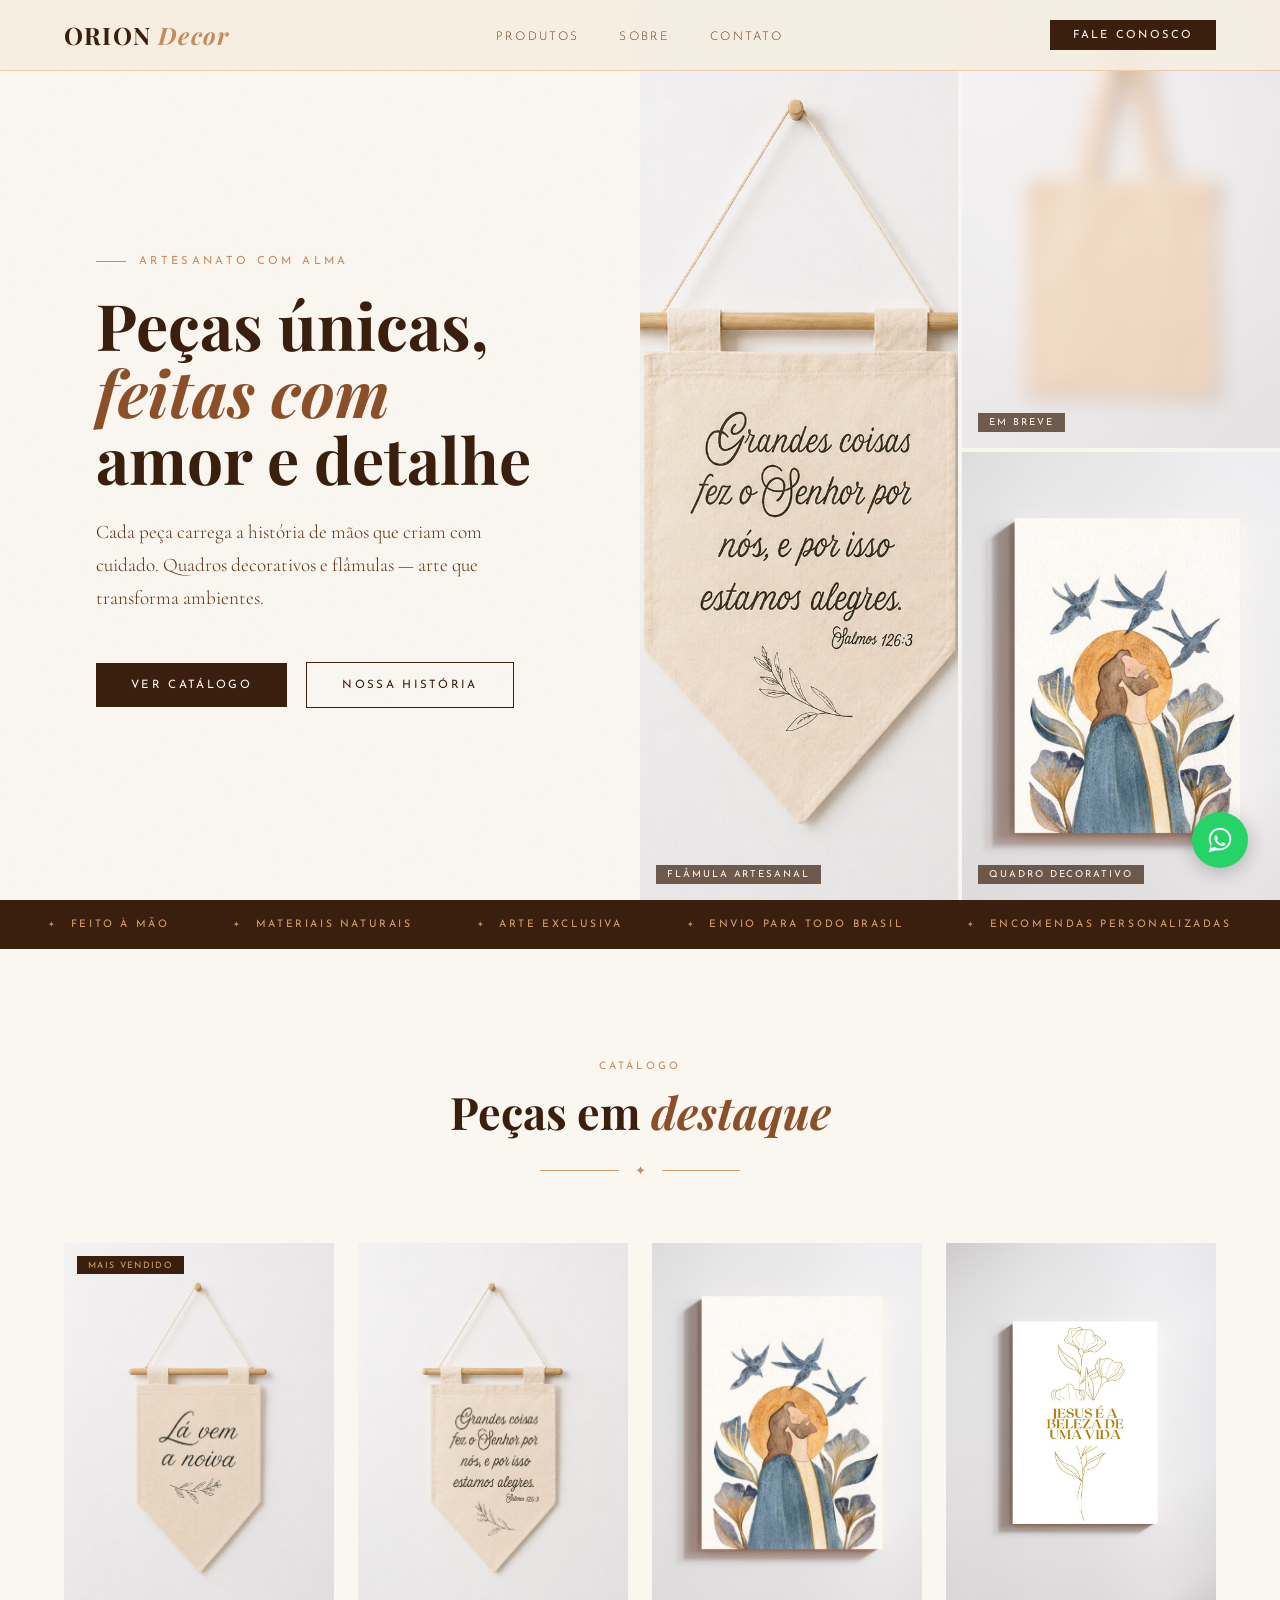
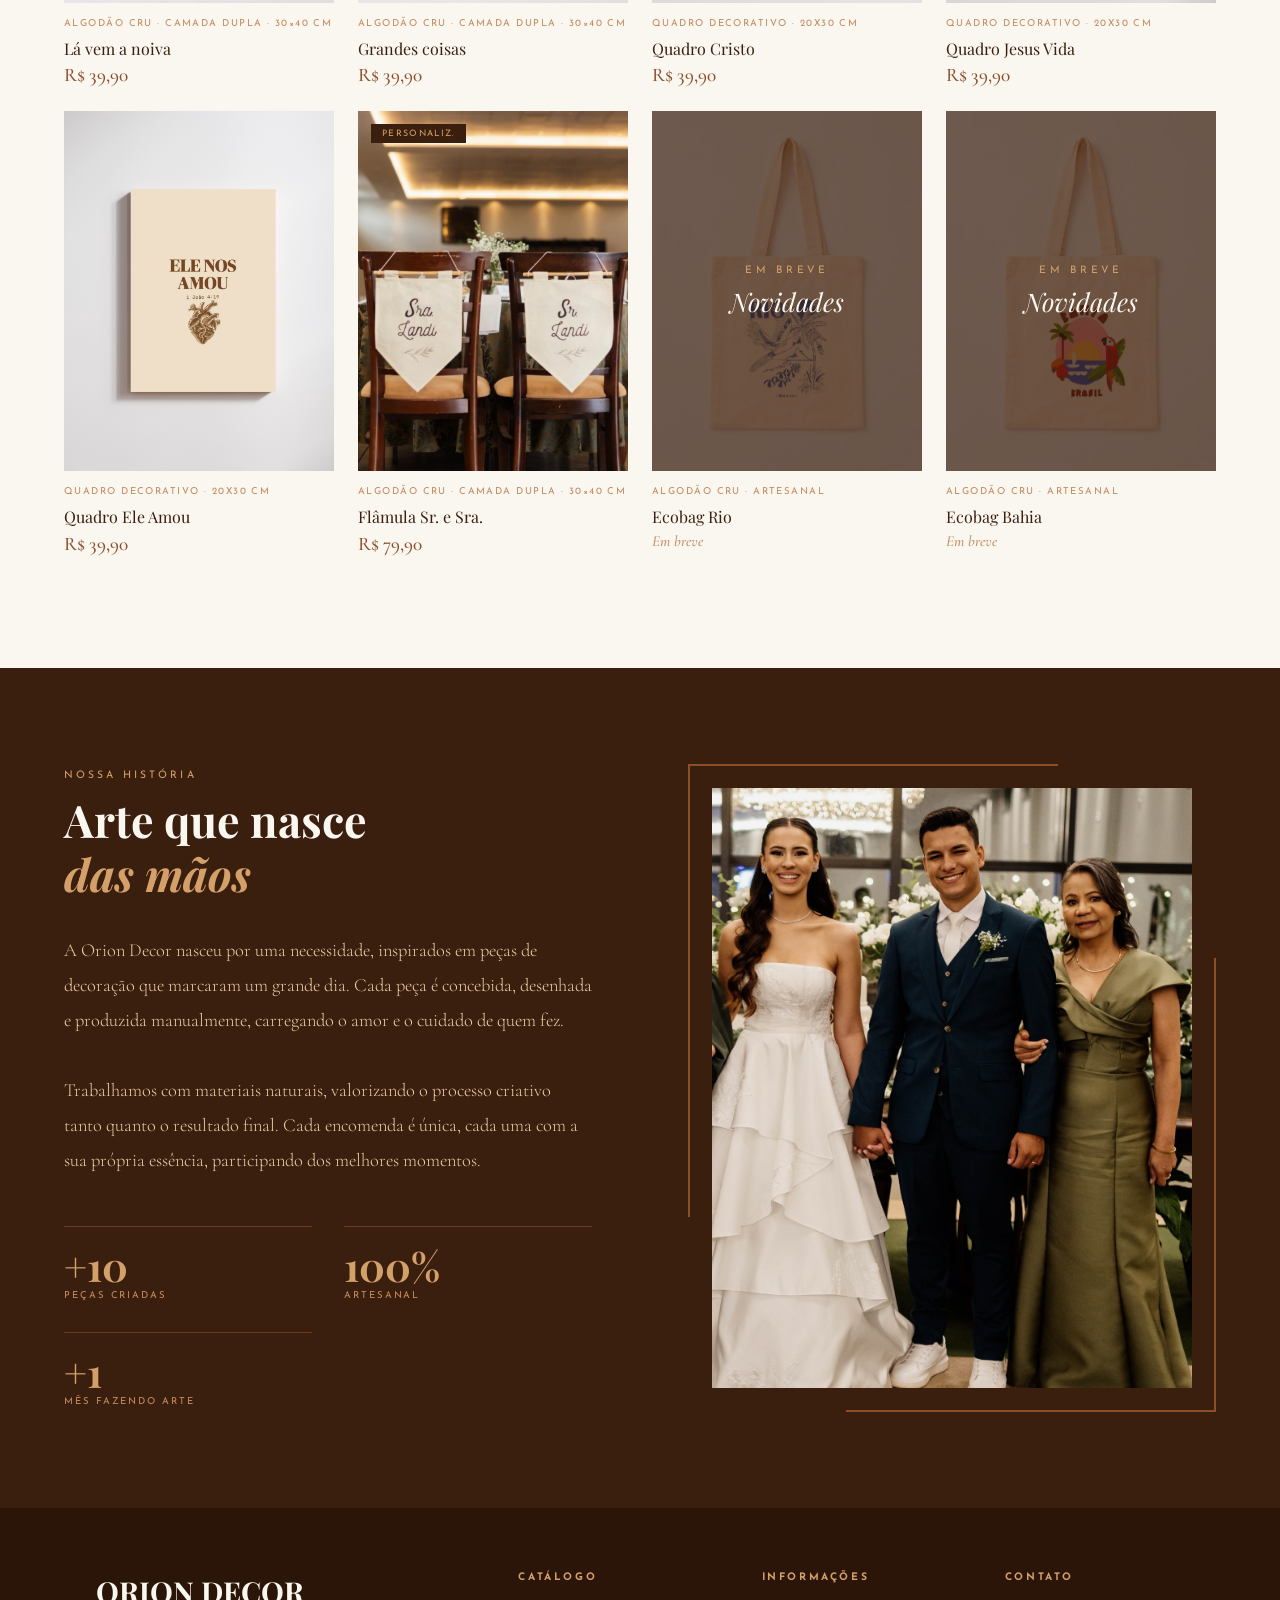
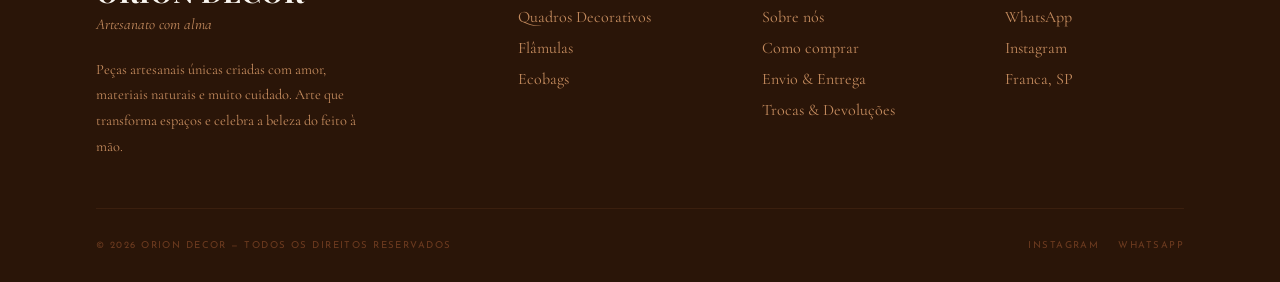
<file: index.html>
<!DOCTYPE html>
<html lang="pt-BR">
<head>
  <meta charset="UTF-8" />
  <meta name="viewport" content="width=device-width, initial-scale=1.0" />
  <title>Orion Decor — Artesanato com Alma</title>
  <link rel="icon" type="image/x-icon" href="favicon.ico" />
  <link rel="icon" type="image/png" sizes="512x512" href="favicon-512.png" />
  <link rel="apple-touch-icon" href="favicon-512.png" />
  <link href="https://fonts.googleapis.com/css2?family=Playfair+Display:ital,wght@0,400;0,700;1,400&family=Cormorant+Garamond:ital,wght@0,300;0,400;0,500;1,300&family=Josefin+Sans:wght@200;300;400&display=swap" rel="stylesheet" />
  <link rel="stylesheet" href="style.css" />
</head>
<body>

  <!-- ===== NAVIGATION ===== -->
  <nav>
    <a href="#" class="nav-logo">ORION <span>Decor</span></a>
    <ul class="nav-links">
      <li><a href="#produtos">Produtos</a></li>
      <li><a href="#sobre">Sobre</a></li>
      <li><a href="https://api.whatsapp.com/send/?phone=5516994557897&text=Oi%2C+gostaria+de+saber+mais+sobre+os+produtos" target="_blank">Contato</a></li>
    </ul>
    <a href="https://api.whatsapp.com/send/?phone=5516994557897" class="nav-cta" target="_blank">Fale Conosco</a>
  </nav>

  <!-- ===== HERO ===== -->
  <section class="hero">
    <div class="hero-left">
      <p class="hero-eyebrow">Artesanato com Alma</p>
      <h1 class="hero-title">Peças únicas,<br/><em>feitas com</em><br/>amor e detalhe</h1>
      <p class="hero-subtitle">Cada peça carrega a história de mãos que criam com cuidado. Quadros decorativos e flâmulas — arte que transforma ambientes.</p>
      <div class="hero-actions">
        <a href="#produtos" class="btn-primary">Ver Catálogo</a>
        <a href="#sobre" class="btn-ghost">Nossa História</a>
      </div>
    </div>

    <div class="hero-right">
      <div class="hero-image-grid">
        <div class="hero-img-block">
          <img src="images/hero/hero-flamula.png" alt="Flâmula artesanal" />
          <span class="img-label">Flâmula Artesanal</span>
        </div>
        <div class="hero-img-block">
          <img src="images/hero/hero-ecobag-embreve.png" alt="Ecobag artesanais" />
          <span class="img-label">EM BREVE</span>
        </div>
        <div class="hero-img-block">
          <img src="images/hero/hero-quadro.png" alt="Quadro decorativo artesanal" />
          <span class="img-label">Quadro Decorativo</span>
        </div>
      </div>
    </div>
  </section>

  <!-- ===== STRIP ===== -->
  <div class="strip">
    <div class="strip-item">Feito à mão</div>
    <div class="strip-item">Materiais naturais</div>
    <div class="strip-item">Arte exclusiva</div>
    <div class="strip-item">Envio para todo Brasil</div>
    <div class="strip-item">Encomendas personalizadas</div>
  </div>


  <!-- ===== CATEGORIES ===== -->
  <!-- <section class="categories" id="categorias">
    <div class="section-header">
      <p class="section-eyebrow">Nossas Linhas</p>
      <h2 class="section-title">Cada peça, uma <em>história</em></h2>
      <div class="section-divider"><span>✦</span></div>
    </div>

    <div class="cat-grid">

      <div class="cat-card">
        <div class="cat-bg">
          <img src="images/cat-quadros.jpg" alt="Quadros Decorativos" />
        </div>
        <div class="cat-overlay"></div>
        <div class="cat-content">
          <p class="cat-tag">Linha Principal</p>
          <h3 class="cat-name">Quadros<br/>Decorativos</h3>
          <p class="cat-desc">Arte botânica, geométrica e abstrata em aquarela e acrílica sobre tela ou papel algodão. Cada quadro é único e assinado.</p>
          <a href="#produtos" class="cat-arrow">Ver coleção →</a>
        </div>
      </div>

      <div class="cat-card">
        <div class="cat-bg">
          <img src="images/cat-flamulas.jpg" alt="Flâmulas Artesanais" />
        </div>
        <div class="cat-overlay"></div>
        <div class="cat-content">
          <p class="cat-tag">Decoração</p>
          <h3 class="cat-name">Flâmulas<br/>Artesanais</h3>
          <p class="cat-desc">Tecidos nobres costurados à mão com franjas e bordados. Perfeitas para quartos, escritórios e presentes.</p>
          <a href="#produtos" class="cat-arrow">Ver coleção →</a>
        </div>
      </div> -->

      <!-- <div class="cat-card">
        <div class="cat-bg">
          <img src="images/cat-ecobags.jpg" alt="Ecobags" />
        </div>
        <div class="cat-overlay"></div>
        <div class="cat-content">
          <p class="cat-tag">Em Breve</p>
          <h3 class="cat-name">Ecobags<br/>Estampadas</h3>
          <p class="cat-desc">Bolsas em algodão cru estampadas à mão com serigrafia e pintura. Conscientes e cheias de estilo.</p>
          <span class="cat-arrow">Novidades chegando →</span>
        </div>
      </div> -->

    </div>
  </section>

  <!-- ===== PRODUCTS ===== -->
  <section class="products" id="produtos">
    <div class="products-inner">
      <div class="section-header">
        <p class="section-eyebrow">Catálogo</p>
        <h2 class="section-title">Peças em <em>destaque</em></h2>
        <div class="section-divider"><span>✦</span></div>
      </div>

      <!-- <div class="filter-bar">
        <button class="filter-btn active">Todos</button>
        <button class="filter-btn">Quadros</button>
        <button class="filter-btn">Flâmulas</button>
        <button class="filter-btn">Em Breve</button>
      </div> -->

      <div class="products-grid">

        <!-- Produto 1 — Quadro -->
        <div class="product-card">
          <div class="product-img">
            <img class="img-main"  src="images/products/flamulas/fla-noiva-a.png" alt="Flâmula Noiva Orion" />
            <img class="img-hover" src="images/products/flamulas/fla-noiva-b.png" alt="Flâmula Noiva Orion — verso" />
            <span class="product-badge">Mais vendido</span>
            <div class="product-actions">
              <button class="btn-add">Comprar via WhatsApp</button>
              <!-- <button class="btn-wish">♡</button> -->
            </div>
          </div>
          <p class="product-material">Algodão cru · Camada Dupla · 30×40 cm</p>
          <h3 class="product-name">Lá vem a noiva</h3>
          <p class="product-price">R$ 39,90</p>
        </div>

        <!-- Produto 2 — Quadro -->
        <div class="product-card" style="animation-delay:.07s">
          <div class="product-img">
            <img class="img-main"  src="images/products/flamulas/fla-grandes-coisas-a.png" alt="Flâmula Grandes Coisas Orion" />
            <img class="img-hover" src="images/products/flamulas/fla-grandes-coisas-b.png" alt="Flâmula Grandes Coisas Orion — verso" />
            <div class="product-actions">
              <button class="btn-add">Comprar via WhatsApp</button>
              <!-- <button class="btn-wish">♡</button> -->
            </div>
          </div>
          <p class="product-material">Algodão cru · Camada Dupla · 30×40 cm</p>
          <h3 class="product-name">Grandes coisas</h3>
          <p class="product-price">R$ 39,90</p>
        </div>

        <!-- Produto 3 — Quadro -->
        <div class="product-card" style="animation-delay:.14s">
          <div class="product-img">
            <img class="img-main"  src="images/products/quadros/qua-cristo.png" alt="Quadro Cristo Orion" />
            <img class="img-hover" src="images/products/quadros/ft-cristo.jpg" alt="Quadro Cristo Orion — detalhe" />
            <!-- <span class="product-badge">Ed. Limitada</span> -->
            <div class="product-actions">
              <button class="btn-add">Comprar via WhatsApp</button>
              <!-- <button class="btn-wish">♡</button> -->
            </div>
          </div>
          <p class="product-material">Quadro Decorativo · 20x30 cm</p>
          <h3 class="product-name">Quadro Cristo</h3>
          <p class="product-price">R$ 39,90</p>
        </div>

        <!-- Produto 4 — Quadro -->
        <div class="product-card" style="animation-delay:.21s">
          <div class="product-img">
            <img class="img-main"  src="images/products/quadros/qua-vida.png" alt="Quadro Jesus Vida Orion" />
            <img class="img-hover" src="images/products/quadros/ft-vida.jpg" alt="Quadro Jesus Vida — detalhe" />
            <div class="product-actions">
              <button class="btn-add">Comprar via WhatsApp</button>
              <!-- <button class="btn-wish">♡</button> -->
            </div>
          </div>
          <p class="product-material">Quadro Decorativo · 20x30 cm</p>
          <h3 class="product-name">Quadro Jesus Vida</h3>
          <p class="product-price">R$ 39,90</p>
        </div>

        <!-- Produto 5 — Flâmula -->
        <div class="product-card" style="animation-delay:.28s">
          <div class="product-img">
            <img class="img-main"  src="images/products/quadros/qua-amou.png" alt="Quadro Ele Amou Orion" />
            <img class="img-hover" src="images/products/quadros/ft-amou.jpg" alt="Quadro Ele Amou — detalhe" />
            <div class="product-actions">
              <button class="btn-add">Comprar via WhatsApp</button>
              <!-- <button class="btn-wish">♡</button> -->
            </div>
          </div>
          <p class="product-material">Quadro Decorativo · 20x30 cm</p>
          <h3 class="product-name">Quadro Ele Amou</h3>
          <p class="product-price">R$ 39,90</p>
        </div>

        <!-- Produto 6 — Flâmula -->
        <div class="product-card" style="animation-delay:.35s">
          <div class="product-img">
            <img class="img-main"  src="images/products/flamulas/fla-srsra-a.png" alt="Flâmula Sr. e Sra. Orion" />
            <img class="img-hover" src="images/products/flamulas/fla-srsra-b.jpeg" alt="Flâmula Sr. e Sra. — detalhe" />
            <span class="product-badge">Personaliz.</span>
            <div class="product-actions">
              <button class="btn-add">Comprar via WhatsApp</button>
              <!-- <button class="btn-wish">♡</button> -->
            </div>
          </div>
          <p class="product-material">Algodão cru · Camada Dupla · 30×40 cm</p>
          <h3 class="product-name">Flâmula Sr. e Sra.</h3>
          <p class="product-price">R$ 79,90</p>
        </div>

        <!-- Produto 7 — Ecobag (Em breve) -->
        <div class="product-card is-coming-soon" style="animation-delay:.42s">
          <div class="product-img">
            <img class="img-main"  src="images/products/ecobags/bag-rio.png" alt="Ecobag Rio Orion" />
            <img class="img-hover" src="images/products/ecobags/bag-verso.png" alt="Ecobag Rio — verso" />
            <div class="coming-soon-overlay">
              <span>Em breve</span>
              <span>Novidades</span>
            </div>
          </div>
          <p class="product-material">Algodão cru · Artesanal</p>
          <h3 class="product-name">Ecobag Rio</h3>
          <p class="product-price price-hidden">Em breve</p>
        </div>

        <!-- Produto 8 — Ecobag (Em breve) -->
        <div class="product-card is-coming-soon" style="animation-delay:.49s">
          <div class="product-img">
            <img class="img-main"  src="images/products/ecobags/bag-bahia.png" alt="Ecobag Bahia Orion" />
            <img class="img-hover" src="images/products/ecobags/bag-verso.png" alt="Ecobag Bahia — verso" />
            <div class="coming-soon-overlay">
              <span>Em breve</span>
              <span>Novidades</span>
            </div>
          </div>
          <p class="product-material">Algodão cru · Artesanal</p>
          <h3 class="product-name">Ecobag Bahia</h3>
          <p class="product-price price-hidden">Em breve</p>
        </div>

      </div>
    </div>
  </section>

  <!-- ===== ABOUT ===== -->
  <section class="about-strip" id="sobre">
    <div class="about-text">
      <p class="section-eyebrow">Nossa História</p>
      <h2 class="section-title">Arte que nasce<br/><em>das mãos</em></h2>
      <p class="about-body">
        A Orion Decor nasceu por uma necessidade, inspirados em peças de decoração que marcaram um grande dia.
        Cada peça é concebida, desenhada e produzida manualmente, carregando o amor e o cuidado de quem fez.<br/><br/>
        Trabalhamos com materiais naturais, valorizando o processo criativo tanto quanto o resultado final.
        Cada encomenda é única, cada uma com a sua própria essência, participando dos melhores momentos.
      </p>
      <div class="about-stats">
        <div class="stat-box">
          <div class="stat-number">+10</div>
          <div class="stat-label">Peças criadas</div>
        </div>
        <div class="stat-box">
          <div class="stat-number">100%</div>
          <div class="stat-label">Artesanal</div>
        </div>
        <div class="stat-box">
          <div class="stat-number">+1</div>
          <div class="stat-label">Mês fazendo arte</div>
        </div>
      </div>
    </div>

    <div class="about-visual">
      <div class="about-frame">
        <div class="about-img-inner">
          <img src="images/logo/team.jpg" alt="Sobre nós" />
        </div>
      </div>
    </div>
  </section>

  <!-- ===== TESTIMONIALS ===== -->

  <!-- <section class="testimonials">
    <div class="testimonials-inner">
      <div class="section-header">
        <p class="section-eyebrow">Depoimentos</p>
        <h2 class="section-title">O que dizem <em>nossos clientes</em></h2>
        <div class="section-divider"><span>✦</span></div>
      </div>

      <div class="testimonials-grid">
        <div class="testimonial-card">
          <div class="testimonial-quote">"</div>
          <p class="testimonial-text">Comprei um quadro botânico para o quarto e me apaixonei. A qualidade é incrível, a embalagem veio caprichada e chegou antes do prazo. Super indico!</p>
          <div class="testimonial-author">
            <div class="author-avatar">M</div>
            <div>
              <div class="stars">★★★★★</div>
              <div class="author-name">Mariana Costa</div>
              <div class="author-city">São Paulo, SP</div>
            </div>
          </div>
        </div>

        <div class="testimonial-card">
          <div class="testimonial-quote">"</div>
          <p class="testimonial-text">Encomendei flâmulas personalizadas para o meu escritório. Ficaram simplesmente perfeitas. A artista foi super atenciosa com os detalhes que pedi.</p>
          <div class="testimonial-author">
            <div class="author-avatar">R</div>
            <div>
              <div class="stars">★★★★★</div>
              <div class="author-name">Rafael Mendes</div>
              <div class="author-city">Belo Horizonte, MG</div>
            </div>
          </div>
        </div>

        <div class="testimonial-card">
          <div class="testimonial-quote">"</div>
          <p class="testimonial-text">O kit de presente é lindo demais! Presenteei minha mãe no aniversário dela e ela adorou. Embalagem impecável, produto único. Com certeza vou comprar mais!</p>
          <div class="testimonial-author">
            <div class="author-avatar">C</div>
            <div>
              <div class="stars">★★★★★</div>
              <div class="author-name">Camila Rocha</div>
              <div class="author-city">Franca, SP</div>
            </div>
          </div>
        </div>
      </div>
    </div>
  </section> -->

  <!-- ===== NEWSLETTER ===== -->
  <!--  <div class="newsletter" id="contato">
    <h2 class="newsletter-title">Receba novidades em primeira mão</h2>
    <p class="newsletter-sub">Lançamentos, promoções e bastidores do ateliê direto no seu e-mail.</p>
    <div class="newsletter-form">
      <input type="email" placeholder="Seu melhor e-mail" />
      <button>Inscrever</button>
    </div>
  </div> -->

  <!-- ===== FOOTER ===== -->
  <footer>
    <div class="footer-top">
      <div>
        <div class="footer-brand-name">ORION DECOR</div>
        <div class="footer-brand-tagline">Artesanato com alma</div>
        <p class="footer-about">Peças artesanais únicas criadas com amor, materiais naturais e muito cuidado. Arte que transforma espaços e celebra a beleza do feito à mão.</p>
      </div>
      <div class="footer-col">
        <h4>Catálogo</h4>
        <ul>
          <li><a href="#produtos">Quadros Decorativos</a></li>
          <li><a href="#produtos">Flâmulas</a></li>
          <li><a href="#produtos">Ecobags</a></li>
        </ul>
      </div>
      <div class="footer-col">
        <h4>Informações</h4>
        <ul>
          <li><a href="#sobre">Sobre nós</a></li>
          <li><a href="https://api.whatsapp.com/send/?phone=5516994557897&text=Oi%2C+gostaria+de+saber+sobre+trocas+e+devolucoes" target="_blank">Como comprar</a></li>
          <li><a href="https://api.whatsapp.com/send/?phone=5516994557897&text=Oi%2C+gostaria+de+saber+sobre+o+envio+e+entrega" target="_blank">Envio & Entrega</a></li>
          <li><a href="https://api.whatsapp.com/send/?phone=5516994557897&text=Oi%2C+gostaria+de+saber+sobre+trocas+e+devolucoes" target="_blank">Trocas & Devoluções</a></li>
        </ul>
      </div>
      <div class="footer-col">
        <h4>Contato</h4>
        <ul>
          <li><a href="https://api.whatsapp.com/send/?phone=5516994557897" target="_blank">WhatsApp</a></li>
          <li><a href="https://www.instagram.com/lojaoriondecor/" target="_blank">Instagram</a></li>
          <li><a>Franca, SP</a></li>
        </ul>
      </div>
    </div>
    <div class="footer-bottom">
      <span class="footer-copy">© 2026 Orion Decor — Todos os direitos reservados</span>
      <div class="footer-social">
        <a href="#">Instagram</a>
        <a href="#">WhatsApp</a>
      </div>
    </div>
  </footer>

  <!-- ===== WHATSAPP FLOAT ===== -->
  <a href="https://api.whatsapp.com/send/?phone=5516994557897&text=Oi%2C+gostaria+de+fazer+um+pedido" class="whatsapp-float" title="Fale conosco no WhatsApp" target="_blank">
    <svg viewBox="0 0 32 32" fill="white" xmlns="http://www.w3.org/2000/svg">
      <path d="M16 3C9.373 3 4 8.373 4 15c0 2.385.832 4.584 2.225 6.34L4 29l7.945-2.082A11.934 11.934 0 0016 27c6.627 0 12-5.373 12-12S22.627 3 16 3zm0 2c5.523 0 10 4.477 10 10s-4.477 10-10 10a9.934 9.934 0 01-5.02-1.36l-.36-.22-4.72 1.24 1.3-4.6-.24-.38A9.934 9.934 0 016 15c0-5.523 4.477-10 10-10zm-3.5 5.5c-.28 0-.72.105-1.1.525C11 11.445 10 12.495 10 14.1c0 1.605 1.025 3.155 1.175 3.375.15.22 2.02 3.18 4.95 4.335 2.44.96 2.93.77 3.46.72.53-.05 1.71-.7 1.95-1.375.24-.675.24-1.255.17-1.375-.07-.12-.27-.195-.57-.345-.3-.15-1.71-.845-1.975-.94-.265-.1-.455-.15-.65.15-.195.3-.75.94-.92 1.135-.17.195-.34.22-.64.075-.3-.15-1.265-.47-2.41-1.5-.89-.8-1.49-1.79-1.665-2.09-.175-.3-.02-.46.13-.61.135-.13.3-.345.45-.52.15-.175.2-.3.3-.5.1-.2.05-.375-.025-.525-.075-.15-.65-1.575-.895-2.155-.235-.565-.475-.49-.65-.5l-.555-.01z"/>
    </svg>
  </a>

  <!-- ===== SCRIPTS ===== -->
  <script>
    // Filter buttons
    document.querySelectorAll('.filter-btn').forEach(btn => {
      btn.addEventListener('click', function () {
        document.querySelectorAll('.filter-btn').forEach(b => b.classList.remove('active'));
        this.classList.add('active');
      });
    });

    // Nav shadow on scroll
    const nav = document.querySelector('nav');
    window.addEventListener('scroll', () => {
      nav.style.boxShadow = window.scrollY > 50
        ? '0 4px 30px rgba(59,31,14,0.12)'
        : 'none';
    });

    // Adicionar funcionalidade de compra via WhatsApp nos botões
    document.querySelectorAll('.btn-add').forEach(button => {
      button.addEventListener('click', function() {
        const productCard = this.closest('.product-card');
        const productName = productCard.querySelector('.product-name').textContent;
        const encodedText = encodeURIComponent(`Oi, gostaria de comprar este item ${productName}`);
        const whatsappLink = `https://api.whatsapp.com/send/?phone=5516994557897&text=${encodedText}`;
        window.open(whatsappLink, '_blank');
      });
    });
  </script>

</body>
</html>
</file>
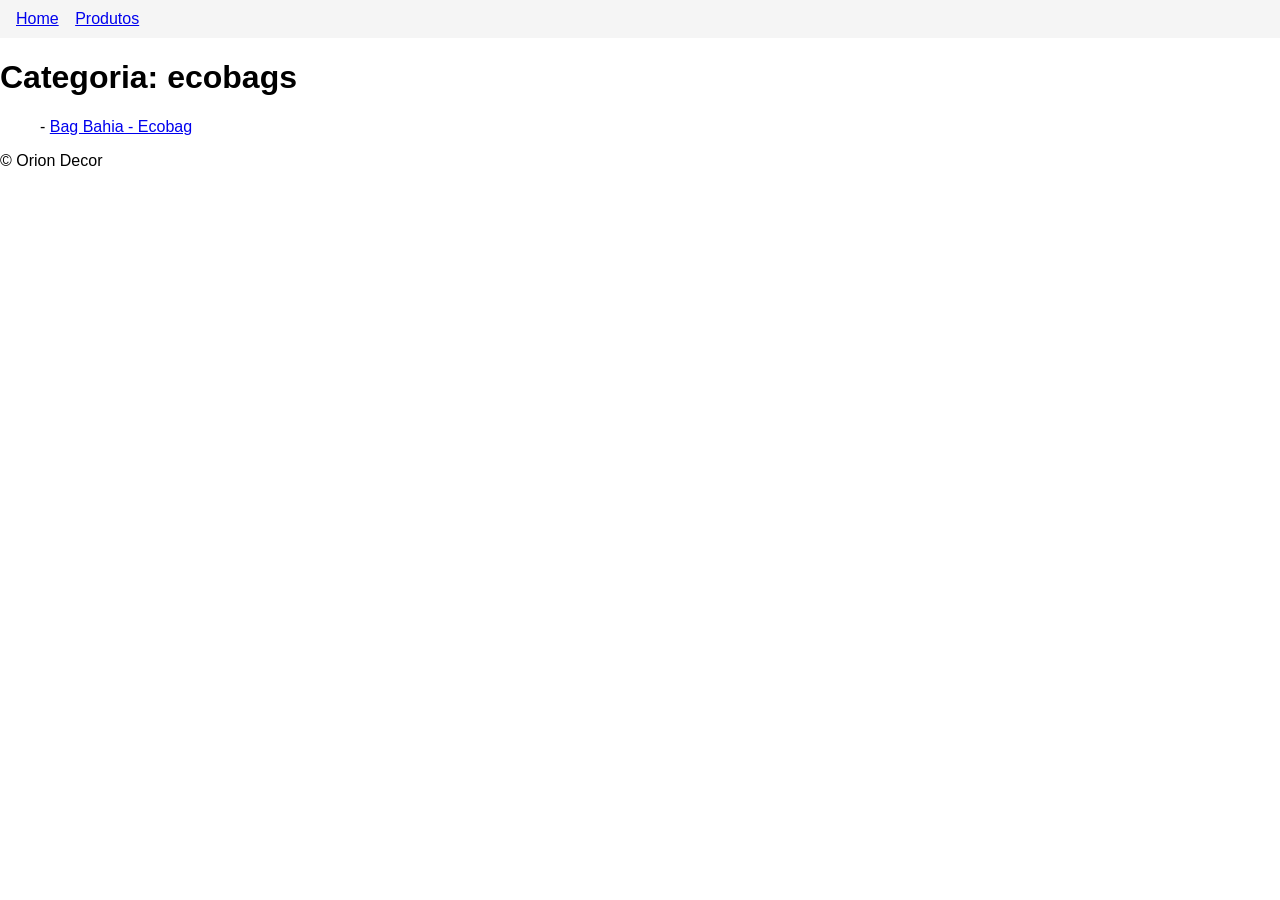
<file: produtos/ecobags/index.html>
<!doctype html>
<html lang="pt-BR">
<head>
  <meta charset="utf-8">
  <meta name="viewport" content="width=device-width,initial-scale=1">
  <title>Orion Decor</title>
  <link rel="stylesheet" href="/assets/css/style.css">
</head>
<body>
  <header class="site-header">
    <nav>
      <a href="/index.html">Home</a>
      <a href="/produtos/index.html">Produtos</a>
    </nav>
  </header>
  <main>

  <h1>Categoria: ecobags</h1>
  <ul>
- <a href="./bag-bahia.html">Bag Bahia - Ecobag</a>
  </ul>
  </main>
  <footer class="site-footer">
    <p>© Orion Decor</p>
  </footer>
</body>
</html>
</file>
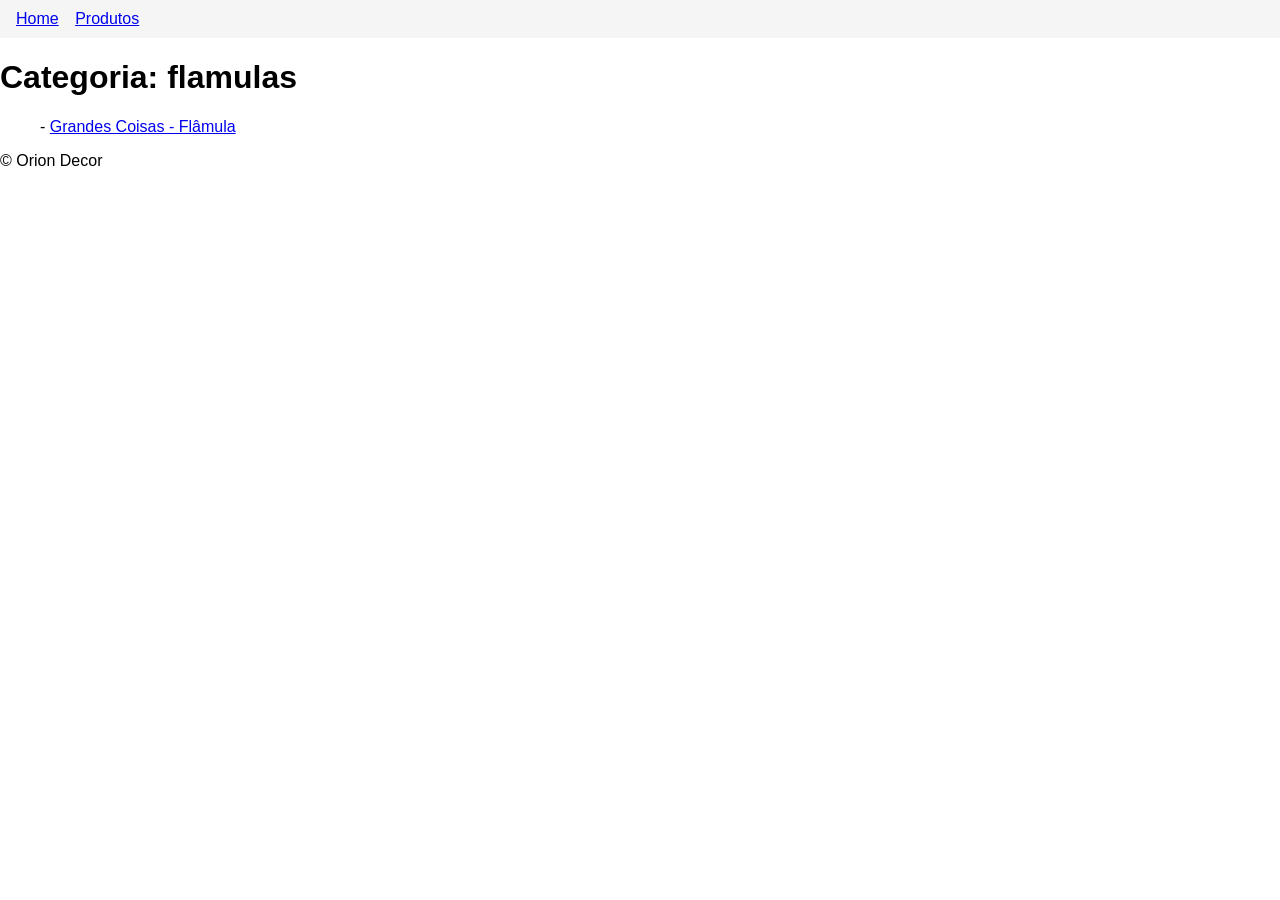
<file: produtos/flamulas/index.html>
<!doctype html>
<html lang="pt-BR">
<head>
  <meta charset="utf-8">
  <meta name="viewport" content="width=device-width,initial-scale=1">
  <title>Orion Decor</title>
  <link rel="stylesheet" href="/assets/css/style.css">
</head>
<body>
  <header class="site-header">
    <nav>
      <a href="/index.html">Home</a>
      <a href="/produtos/index.html">Produtos</a>
    </nav>
  </header>
  <main>

  <h1>Categoria: flamulas</h1>
  <ul>
- <a href="./grandescoisas.html">Grandes Coisas - Flâmula</a>
  </ul>
  </main>
  <footer class="site-footer">
    <p>© Orion Decor</p>
  </footer>
</body>
</html>
</file>
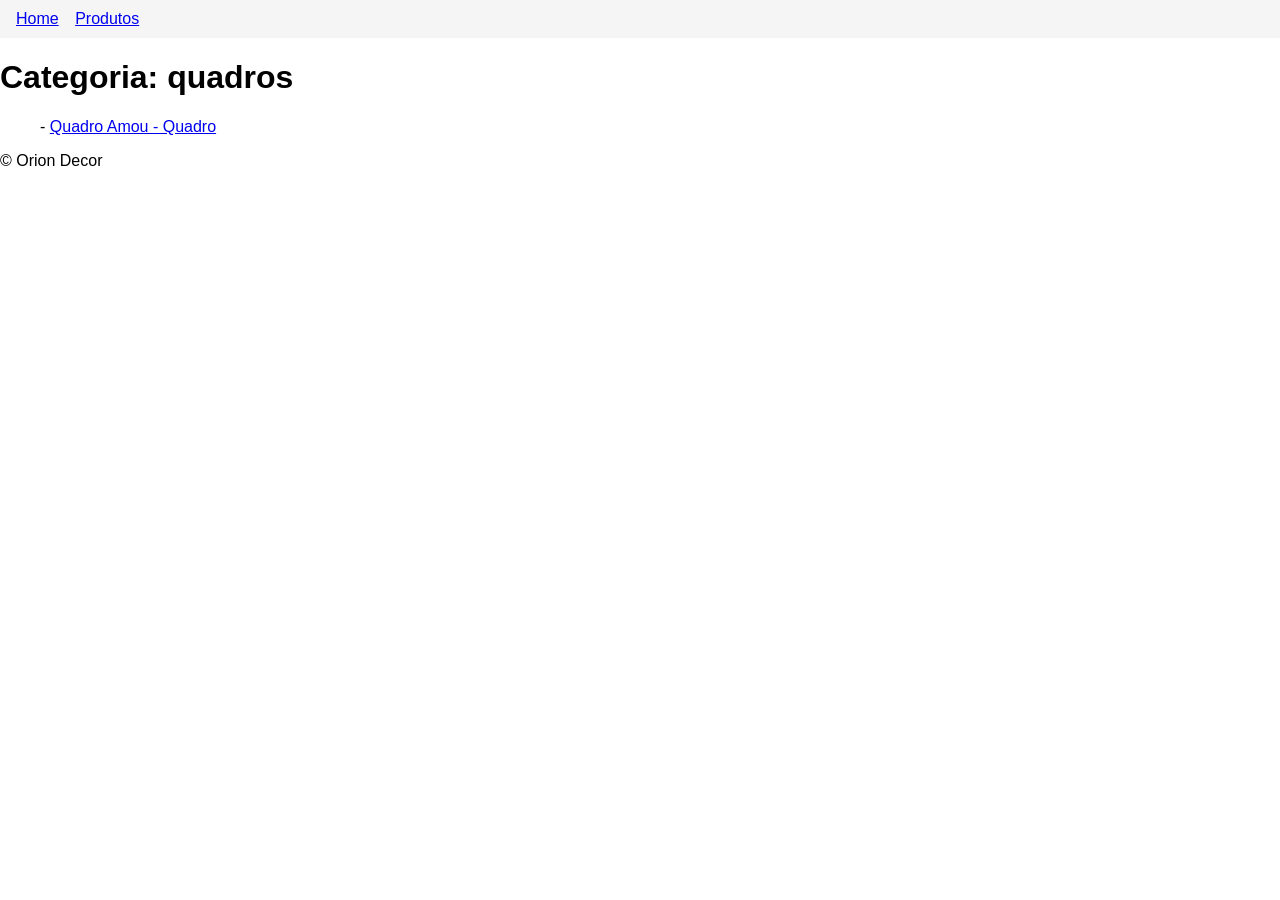
<file: produtos/quadros/index.html>
<!doctype html>
<html lang="pt-BR">
<head>
  <meta charset="utf-8">
  <meta name="viewport" content="width=device-width,initial-scale=1">
  <title>Orion Decor</title>
  <link rel="stylesheet" href="/assets/css/style.css">
</head>
<body>
  <header class="site-header">
    <nav>
      <a href="/index.html">Home</a>
      <a href="/produtos/index.html">Produtos</a>
    </nav>
  </header>
  <main>

  <h1>Categoria: quadros</h1>
  <ul>
- <a href="./qua-amou.html">Quadro Amou - Quadro</a>
  </ul>
  </main>
  <footer class="site-footer">
    <p>© Orion Decor</p>
  </footer>
</body>
</html>
</file>
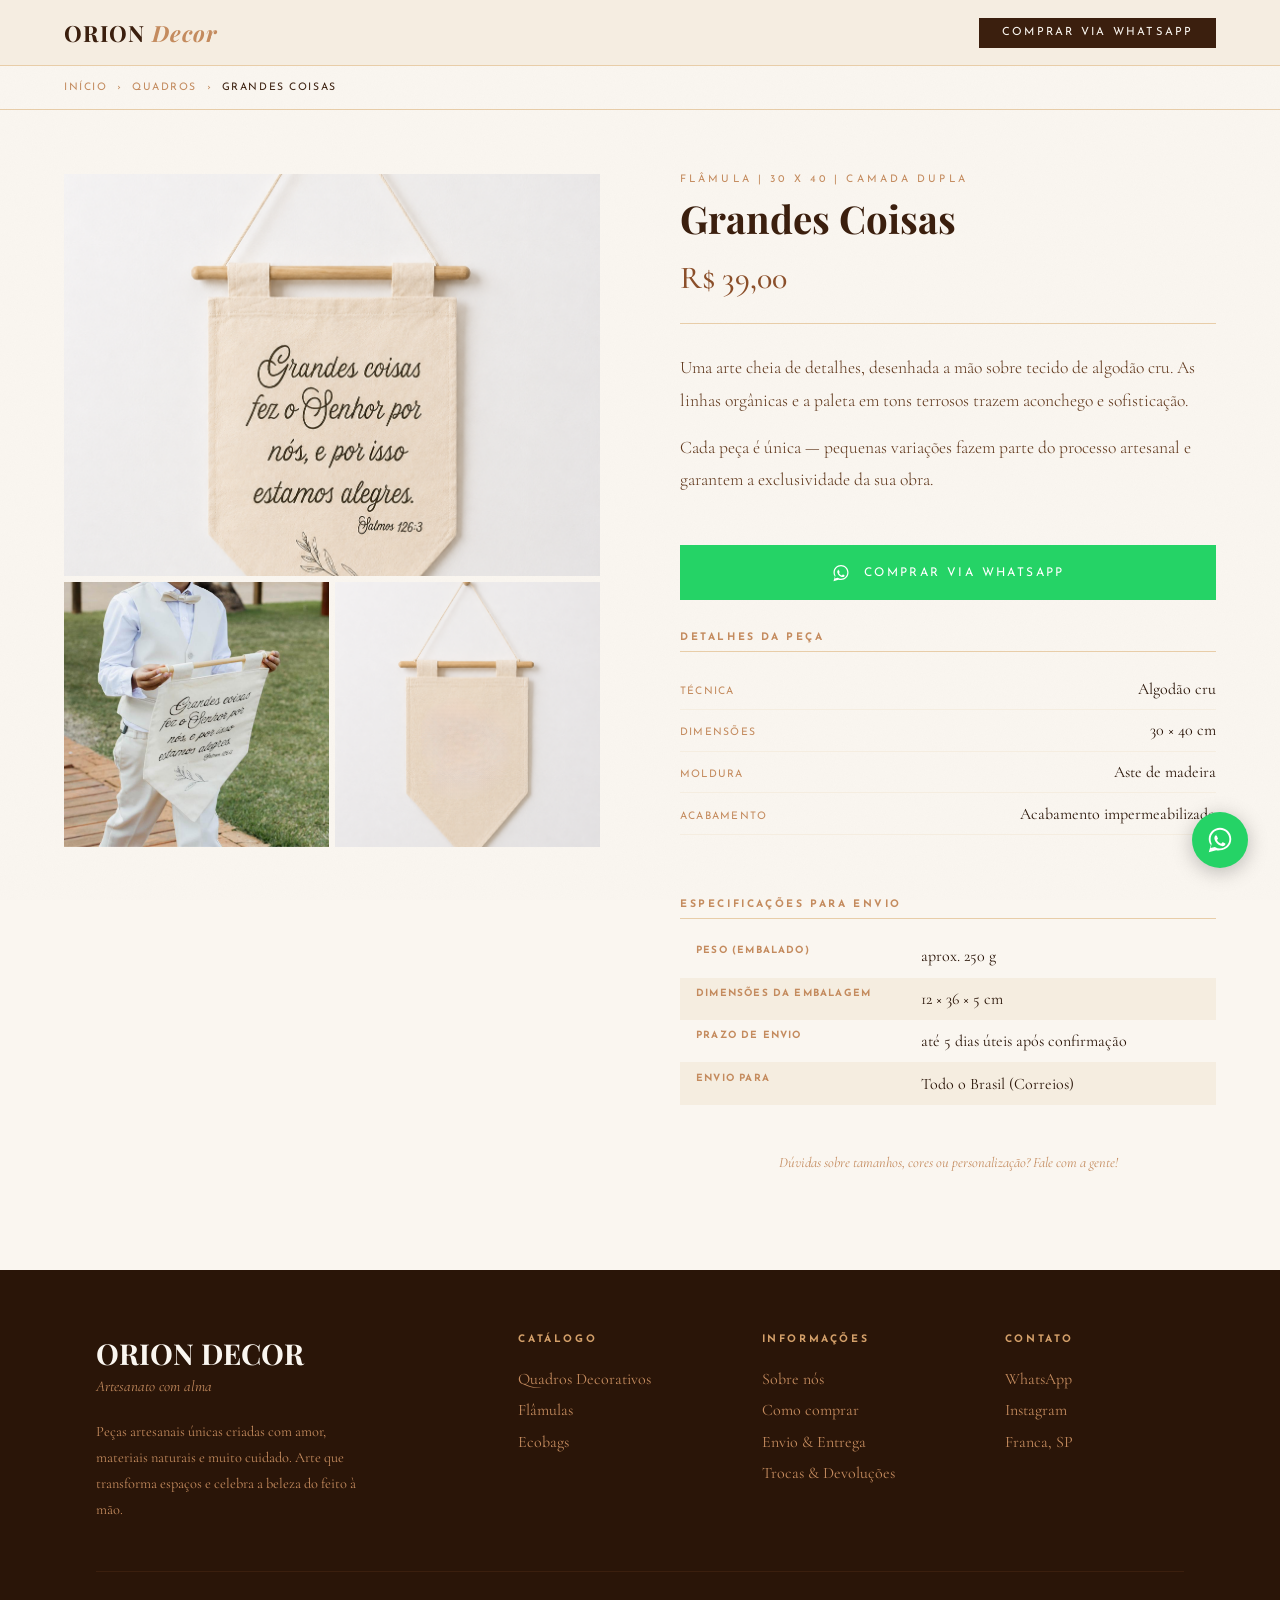
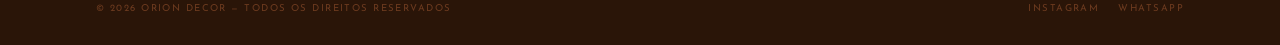
<file: produtos/grandescoisas.html>
<!DOCTYPE html>
<html lang="pt-BR">
<head>
  <meta charset="UTF-8" />
  <meta name="viewport" content="width=device-width, initial-scale=1.0" />
  <title>Quadro Botânico Nº 3 — Orion Decor</title>
  <link rel="icon" type="image/x-icon" href="favicon.ico" />
  <link rel="icon" type="image/png" sizes="512x512" href="favicon-512.png" />
  <link rel="apple-touch-icon" href="favicon-512.png" />
  <link href="https://fonts.googleapis.com/css2?family=Playfair+Display:ital,wght@0,400;0,700;1,400&family=Cormorant+Garamond:ital,wght@0,300;0,400;0,500;1,300&family=Josefin+Sans:wght@200;300;400&display=swap" rel="stylesheet" />
  <link rel="stylesheet" href="../style.css" />
  <link rel="stylesheet" href="grandescoisas.css" />
</head>
<body>

  <!-- ===== HEADER SIMPLES ===== -->
  <header class="product-header">
    <a href="index.html" class="header-logo">ORION <span>Decor</span></a>
    <a href="https://api.whatsapp.com/send/?phone=5516994557897&text=Oi%2C+gostaria+de+fazer+um+pedido" class="nav-cta" target="_blank">Comprar via WhatsApp</a>
  </header>

  <!-- ===== BREADCRUMB ===== -->
  <div class="breadcrumb">
    <a href="index.html">Início</a>
    <span>›</span>
    <a href="index.html#produtos">Quadros</a>
    <span>›</span>
    <span>Grandes Coisas</span>
  </div>

  <!-- ===== PRODUCT PAGE ===== -->
  <main class="product-page">

    <!-- FOTO GRID -->
    <div class="product-gallery">
      <div class="gallery-grid">
        <div class="gallery-item gallery-item--main">
          <img src="images/products/flamulas/fla-grandes-coisas-a.png" alt="Grandes Coisas — frente" />
        </div>
        <div class="gallery-item">
          <img src="images/products/flamulas/fla-grandes-coisas-b.png" alt="Grandes Coisas — em mãos" />
        </div>
        <div class="gallery-item">
          <img src="images/products/flamulas/fla-verso.png" alt="Grandes Coisas — verso" />
        </div>
      </div>
    </div>

    <!-- PRODUCT INFO -->
    <div class="product-info">

      <p class="product-info__eyebrow">Flâmula | 30 x 40 | Camada Dupla</p>
      <h1 class="product-info__title">Grandes Coisas</h1>

      <div class="product-info__price-row">
        <span class="product-info__price">R$ 39,00</span>
      </div>

      <div class="product-info__divider"></div>

      <!-- Descrição -->
      <div class="product-info__description">
        <p>Uma arte cheia de detalhes, desenhada a mão sobre tecido de algodão cru. As linhas orgânicas e a paleta em tons terrosos trazem aconchego e sofisticação.</p>
        <p>Cada peça é única — pequenas variações fazem parte do processo artesanal e garantem a exclusividade da sua obra.</p>
      </div>

      <!-- CTA -->
      <a href="https://api.whatsapp.com/send/?phone=5516994557897&text=Oi%2C+gostaria+de+comprar+o+Quadro+Bot%C3%A2nico+N%C2%BA+3+%28R%24+189%2C00%29"
         class="product-cta" id="btn-comprar" target="_blank" rel="noopener">
        <svg viewBox="0 0 32 32" fill="currentColor" xmlns="http://www.w3.org/2000/svg" aria-hidden="true">
          <path d="M16 3C9.373 3 4 8.373 4 15c0 2.385.832 4.584 2.225 6.34L4 29l7.945-2.082A11.934 11.934 0 0016 27c6.627 0 12-5.373 12-12S22.627 3 16 3zm0 2c5.523 0 10 4.477 10 10s-4.477 10-10 10a9.934 9.934 0 01-5.02-1.36l-.36-.22-4.72 1.24 1.3-4.6-.24-.38A9.934 9.934 0 016 15c0-5.523 4.477-10 10-10zm-3.5 5.5c-.28 0-.72.105-1.1.525C11 11.445 10 12.495 10 14.1c0 1.605 1.025 3.155 1.175 3.375.15.22 2.02 3.18 4.95 4.335 2.44.96 2.93.77 3.46.72.53-.05 1.71-.7 1.95-1.375.24-.675.24-1.255.17-1.375-.07-.12-.27-.195-.57-.345-.3-.15-1.71-.845-1.975-.94-.265-.1-.455-.15-.65.15-.195.3-.75.94-.92 1.135-.17.195-.34.22-.64.075-.3-.15-1.265-.47-2.41-1.5-.89-.8-1.49-1.79-1.665-2.09-.175-.3-.02-.46.13-.61.135-.13.3-.345.45-.52.15-.175.2-.3.3-.5.1-.2.05-.375-.025-.525-.075-.15-.65-1.575-.895-2.155-.235-.565-.475-.49-.65-.5l-.555-.01z"/>
        </svg>
        Comprar via WhatsApp
      </a>

      <!-- Detalhes em lista -->
      <div class="product-info__section">
        <h3 class="product-info__section-title">Detalhes da peça</h3>
        <ul class="product-detail-list">
          <li><span>Técnica</span><span>Algodão cru</span></li>
          <li><span>Dimensões</span><span>30 × 40 cm</span></li>
          <li><span>Moldura</span><span>Aste de madeira</span></li>
          <li><span>Acabamento</span><span>Acabamento impermeabilizado</span></li>
        </ul>
      </div>

      <!-- Tabela de especificações -->
      <div class="product-info__section">
        <h3 class="product-info__section-title">Especificações para envio</h3>
        <table class="product-spec-table">
          <tbody>
            <tr>
              <th>Peso (embalado)</th>
              <td>aprox. 250 g</td>
            </tr>
            <tr>
              <th>Dimensões da embalagem</th>
              <td>12 × 36 × 5 cm</td>
            </tr>
            <tr>
              <th>Prazo de envio</th>
              <td>até 5 dias úteis após confirmação</td>
            </tr>
            <tr>
              <th>Envio para</th>
              <td>Todo o Brasil (Correios)</td>
            </tr>
          </tbody>
        </table>
      </div>

      <p class="product-info__note">Dúvidas sobre tamanhos, cores ou personalização? Fale com a gente!</p>

    </div>
  </main>

  <!-- ===== FOOTER (igual à home) ===== -->
  <footer>
    <div class="footer-top">
      <div>
        <div class="footer-brand-name">ORION DECOR</div>
        <div class="footer-brand-tagline">Artesanato com alma</div>
        <p class="footer-about">Peças artesanais únicas criadas com amor, materiais naturais e muito cuidado. Arte que transforma espaços e celebra a beleza do feito à mão.</p>
      </div>
      <div class="footer-col">
        <h4>Catálogo</h4>
        <ul>
          <li><a href="index.html#produtos">Quadros Decorativos</a></li>
          <li><a href="index.html#produtos">Flâmulas</a></li>
          <li><a href="index.html#produtos">Ecobags</a></li>
        </ul>
      </div>
      <div class="footer-col">
        <h4>Informações</h4>
        <ul>
          <li><a href="index.html#sobre">Sobre nós</a></li>
          <li><a href="https://api.whatsapp.com/send/?phone=5516994557897&text=Oi%2C+gostaria+de+saber+sobre+como+comprar" target="_blank">Como comprar</a></li>
          <li><a href="https://api.whatsapp.com/send/?phone=5516994557897&text=Oi%2C+gostaria+de+saber+sobre+o+envio+e+entrega" target="_blank">Envio & Entrega</a></li>
          <li><a href="https://api.whatsapp.com/send/?phone=5516994557897&text=Oi%2C+gostaria+de+saber+sobre+trocas+e+devolucoes" target="_blank">Trocas & Devoluções</a></li>
        </ul>
      </div>
      <div class="footer-col">
        <h4>Contato</h4>
        <ul>
          <li><a href="https://api.whatsapp.com/send/?phone=5516994557897" target="_blank">WhatsApp</a></li>
          <li><a href="https://www.instagram.com/lojaoriondecor/" target="_blank">Instagram</a></li>
          <li><a>Franca, SP</a></li>
        </ul>
      </div>
    </div>
    <div class="footer-bottom">
      <span class="footer-copy">© 2026 Orion Decor — Todos os direitos reservados</span>
      <div class="footer-social">
        <a href="https://www.instagram.com/lojaoriondecor/" target="_blank">Instagram</a>
        <a href="https://api.whatsapp.com/send/?phone=5516994557897" target="_blank">WhatsApp</a>
      </div>
    </div>
  </footer>

  <!-- ===== SCRIPTS ===== -->
  <script>
    // Monta o link do WhatsApp com nome e preço do produto dinamicamente
    const productTitle = document.querySelector('.product-info__title')?.textContent?.trim();
    const productPrice = document.querySelector('.product-info__price')?.textContent?.trim();
    if (productTitle && productPrice) {
      const msg = encodeURIComponent(`Oi, gostaria de comprar: ${productTitle} (${productPrice})`);
      const url = `https://api.whatsapp.com/send/?phone=5516994557897&text=${msg}`;
      const btnComprar = document.getElementById('btn-comprar');
      const navCta = document.querySelector('.nav-cta');
      if (btnComprar) btnComprar.href = url;
      if (navCta)    navCta.href    = url;
    }
  </script>

  <!-- ===== WHATSAPP FLOAT ===== -->
  <a href="https://api.whatsapp.com/send/?phone=5516994557897&text=Oi%2C+gostaria+de+fazer+um+pedido" class="whatsapp-float" title="Fale conosco no WhatsApp" target="_blank">
    <svg viewBox="0 0 32 32" fill="white" xmlns="http://www.w3.org/2000/svg">
      <path d="M16 3C9.373 3 4 8.373 4 15c0 2.385.832 4.584 2.225 6.34L4 29l7.945-2.082A11.934 11.934 0 0016 27c6.627 0 12-5.373 12-12S22.627 3 16 3zm0 2c5.523 0 10 4.477 10 10s-4.477 10-10 10a9.934 9.934 0 01-5.02-1.36l-.36-.22-4.72 1.24 1.3-4.6-.24-.38A9.934 9.934 0 016 15c0-5.523 4.477-10 10-10zm-3.5 5.5c-.28 0-.72.105-1.1.525C11 11.445 10 12.495 10 14.1c0 1.605 1.025 3.155 1.175 3.375.15.22 2.02 3.18 4.95 4.335 2.44.96 2.93.77 3.46.72.53-.05 1.71-.7 1.95-1.375.24-.675.24-1.255.17-1.375-.07-.12-.27-.195-.57-.345-.3-.15-1.71-.845-1.975-.94-.265-.1-.455-.15-.65.15-.195.3-.75.94-.92 1.135-.17.195-.34.22-.64.075-.3-.15-1.265-.47-2.41-1.5-.89-.8-1.49-1.79-1.665-2.09-.175-.3-.02-.46.13-.61.135-.13.3-.345.45-.52.15-.175.2-.3.3-.5.1-.2.05-.375-.025-.525-.075-.15-.65-1.575-.895-2.155-.235-.565-.475-.49-.65-.5l-.555-.01z"/>
    </svg>
  </a>

</body>
</html>
</file>
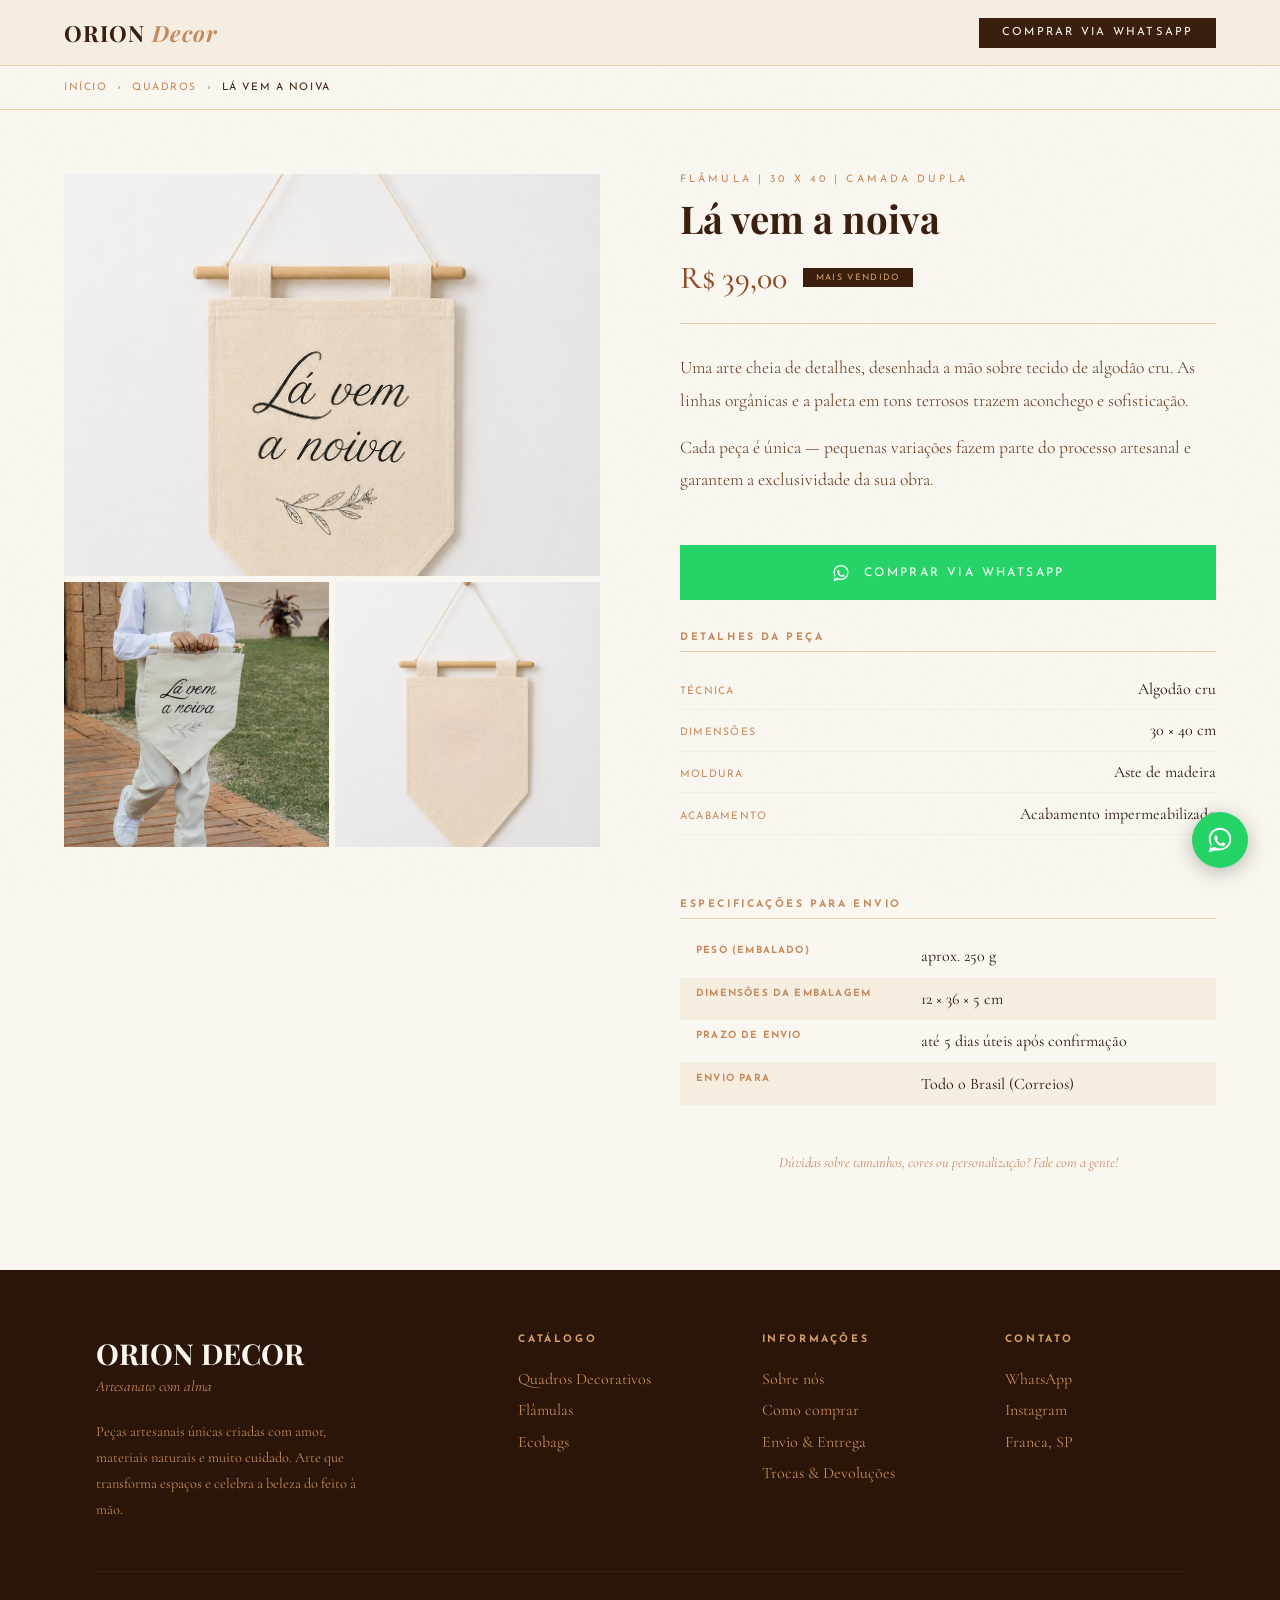
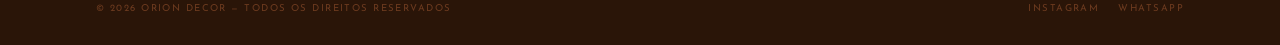
<file: produtos/lavemanoiva.html>
<!DOCTYPE html>
<html lang="pt-BR">
<head>
  <meta charset="UTF-8" />
  <meta name="viewport" content="width=device-width, initial-scale=1.0" />
  <title>Quadro Botânico Nº 3 — Orion Decor</title>
  <link rel="icon" type="image/x-icon" href="favicon.ico" />
  <link rel="icon" type="image/png" sizes="512x512" href="favicon-512.png" />
  <link rel="apple-touch-icon" href="favicon-512.png" />
  <link href="https://fonts.googleapis.com/css2?family=Playfair+Display:ital,wght@0,400;0,700;1,400&family=Cormorant+Garamond:ital,wght@0,300;0,400;0,500;1,300&family=Josefin+Sans:wght@200;300;400&display=swap" rel="stylesheet" />
  <link rel="stylesheet" href="../style.css" />
  <link rel="stylesheet" href="lavemanoiva.css" />
</head>
<body>

  <!-- ===== HEADER SIMPLES ===== -->
  <header class="product-header">
    <a href="index.html" class="header-logo">ORION <span>Decor</span></a>
    <a href="https://api.whatsapp.com/send/?phone=5516994557897&text=Oi%2C+gostaria+de+fazer+um+pedido" class="nav-cta" target="_blank">Comprar via WhatsApp</a>
  </header>

  <!-- ===== BREADCRUMB ===== -->
  <div class="breadcrumb">
    <a href="index.html">Início</a>
    <span>›</span>
    <a href="index.html#produtos">Quadros</a>
    <span>›</span>
    <span>Lá vem a noiva</span>
  </div>

  <!-- ===== PRODUCT PAGE ===== -->
  <main class="product-page">

    <!-- FOTO GRID -->
    <div class="product-gallery">
      <div class="gallery-grid">
        <div class="gallery-item gallery-item--main">
          <img src="images/products/flamulas/fla-noiva-a.png" alt="Lá vem a noiva — frente" />
        </div>
        <div class="gallery-item">
          <img src="images/products/flamulas/fla-noiva-b.png" alt="Lá vem a noiva — em mãos" />
        </div>
        <div class="gallery-item">
          <img src="images/products/flamulas/fla-verso.png" alt="Lá vem a noiva — verso" />
        </div>
      </div>
    </div>

    <!-- PRODUCT INFO -->
    <div class="product-info">

      <p class="product-info__eyebrow">Flâmula | 30 x 40 | Camada Dupla</p>
      <h1 class="product-info__title">Lá vem a noiva</h1>

      <div class="product-info__price-row">
        <span class="product-info__price">R$ 39,00</span>
        <span class="product-info__badge">Mais vendido</span>
      </div>

      <div class="product-info__divider"></div>

      <!-- Descrição -->
      <div class="product-info__description">
        <p>Uma arte cheia de detalhes, desenhada a mão sobre tecido de algodão cru. As linhas orgânicas e a paleta em tons terrosos trazem aconchego e sofisticação.</p>
        <p>Cada peça é única — pequenas variações fazem parte do processo artesanal e garantem a exclusividade da sua obra.</p>
      </div>

      <!-- CTA -->
      <a href="https://api.whatsapp.com/send/?phone=5516994557897&text=Oi%2C+gostaria+de+comprar+o+Quadro+Bot%C3%A2nico+N%C2%BA+3+%28R%24+189%2C00%29"
         class="product-cta" id="btn-comprar" target="_blank" rel="noopener">
        <svg viewBox="0 0 32 32" fill="currentColor" xmlns="http://www.w3.org/2000/svg" aria-hidden="true">
          <path d="M16 3C9.373 3 4 8.373 4 15c0 2.385.832 4.584 2.225 6.34L4 29l7.945-2.082A11.934 11.934 0 0016 27c6.627 0 12-5.373 12-12S22.627 3 16 3zm0 2c5.523 0 10 4.477 10 10s-4.477 10-10 10a9.934 9.934 0 01-5.02-1.36l-.36-.22-4.72 1.24 1.3-4.6-.24-.38A9.934 9.934 0 016 15c0-5.523 4.477-10 10-10zm-3.5 5.5c-.28 0-.72.105-1.1.525C11 11.445 10 12.495 10 14.1c0 1.605 1.025 3.155 1.175 3.375.15.22 2.02 3.18 4.95 4.335 2.44.96 2.93.77 3.46.72.53-.05 1.71-.7 1.95-1.375.24-.675.24-1.255.17-1.375-.07-.12-.27-.195-.57-.345-.3-.15-1.71-.845-1.975-.94-.265-.1-.455-.15-.65.15-.195.3-.75.94-.92 1.135-.17.195-.34.22-.64.075-.3-.15-1.265-.47-2.41-1.5-.89-.8-1.49-1.79-1.665-2.09-.175-.3-.02-.46.13-.61.135-.13.3-.345.45-.52.15-.175.2-.3.3-.5.1-.2.05-.375-.025-.525-.075-.15-.65-1.575-.895-2.155-.235-.565-.475-.49-.65-.5l-.555-.01z"/>
        </svg>
        Comprar via WhatsApp
      </a>

      <!-- Detalhes em lista -->
      <div class="product-info__section">
        <h3 class="product-info__section-title">Detalhes da peça</h3>
        <ul class="product-detail-list">
          <li><span>Técnica</span><span>Algodão cru</span></li>
          <li><span>Dimensões</span><span>30 × 40 cm</span></li>
          <li><span>Moldura</span><span>Aste de madeira</span></li>
          <li><span>Acabamento</span><span>Acabamento impermeabilizado</span></li>
        </ul>
      </div>

      <!-- Tabela de especificações -->
      <div class="product-info__section">
        <h3 class="product-info__section-title">Especificações para envio</h3>
        <table class="product-spec-table">
          <tbody>
            <tr>
              <th>Peso (embalado)</th>
              <td>aprox. 250 g</td>
            </tr>
            <tr>
              <th>Dimensões da embalagem</th>
              <td>12 × 36 × 5 cm</td>
            </tr>
            <tr>
              <th>Prazo de envio</th>
              <td>até 5 dias úteis após confirmação</td>
            </tr>
            <tr>
              <th>Envio para</th>
              <td>Todo o Brasil (Correios)</td>
            </tr>
          </tbody>
        </table>
      </div>

      <p class="product-info__note">Dúvidas sobre tamanhos, cores ou personalização? Fale com a gente!</p>

    </div>
  </main>

  <!-- ===== FOOTER (igual à home) ===== -->
  <footer>
    <div class="footer-top">
      <div>
        <div class="footer-brand-name">ORION DECOR</div>
        <div class="footer-brand-tagline">Artesanato com alma</div>
        <p class="footer-about">Peças artesanais únicas criadas com amor, materiais naturais e muito cuidado. Arte que transforma espaços e celebra a beleza do feito à mão.</p>
      </div>
      <div class="footer-col">
        <h4>Catálogo</h4>
        <ul>
          <li><a href="index.html#produtos">Quadros Decorativos</a></li>
          <li><a href="index.html#produtos">Flâmulas</a></li>
          <li><a href="index.html#produtos">Ecobags</a></li>
        </ul>
      </div>
      <div class="footer-col">
        <h4>Informações</h4>
        <ul>
          <li><a href="index.html#sobre">Sobre nós</a></li>
          <li><a href="https://api.whatsapp.com/send/?phone=5516994557897&text=Oi%2C+gostaria+de+saber+sobre+como+comprar" target="_blank">Como comprar</a></li>
          <li><a href="https://api.whatsapp.com/send/?phone=5516994557897&text=Oi%2C+gostaria+de+saber+sobre+o+envio+e+entrega" target="_blank">Envio & Entrega</a></li>
          <li><a href="https://api.whatsapp.com/send/?phone=5516994557897&text=Oi%2C+gostaria+de+saber+sobre+trocas+e+devolucoes" target="_blank">Trocas & Devoluções</a></li>
        </ul>
      </div>
      <div class="footer-col">
        <h4>Contato</h4>
        <ul>
          <li><a href="https://api.whatsapp.com/send/?phone=5516994557897" target="_blank">WhatsApp</a></li>
          <li><a href="https://www.instagram.com/lojaoriondecor/" target="_blank">Instagram</a></li>
          <li><a>Franca, SP</a></li>
        </ul>
      </div>
    </div>
    <div class="footer-bottom">
      <span class="footer-copy">© 2026 Orion Decor — Todos os direitos reservados</span>
      <div class="footer-social">
        <a href="https://www.instagram.com/lojaoriondecor/" target="_blank">Instagram</a>
        <a href="https://api.whatsapp.com/send/?phone=5516994557897" target="_blank">WhatsApp</a>
      </div>
    </div>
  </footer>

  <!-- ===== SCRIPTS ===== -->
  <script>
    // Monta o link do WhatsApp com nome e preço do produto dinamicamente
    const productTitle = document.querySelector('.product-info__title')?.textContent?.trim();
    const productPrice = document.querySelector('.product-info__price')?.textContent?.trim();
    if (productTitle && productPrice) {
      const msg = encodeURIComponent(`Oi, gostaria de comprar: ${productTitle} (${productPrice})`);
      const url = `https://api.whatsapp.com/send/?phone=5516994557897&text=${msg}`;
      const btnComprar = document.getElementById('btn-comprar');
      const navCta = document.querySelector('.nav-cta');
      if (btnComprar) btnComprar.href = url;
      if (navCta)    navCta.href    = url;
    }
  </script>

  <!-- ===== WHATSAPP FLOAT ===== -->
  <a href="https://api.whatsapp.com/send/?phone=5516994557897&text=Oi%2C+gostaria+de+fazer+um+pedido" class="whatsapp-float" title="Fale conosco no WhatsApp" target="_blank">
    <svg viewBox="0 0 32 32" fill="white" xmlns="http://www.w3.org/2000/svg">
      <path d="M16 3C9.373 3 4 8.373 4 15c0 2.385.832 4.584 2.225 6.34L4 29l7.945-2.082A11.934 11.934 0 0016 27c6.627 0 12-5.373 12-12S22.627 3 16 3zm0 2c5.523 0 10 4.477 10 10s-4.477 10-10 10a9.934 9.934 0 01-5.02-1.36l-.36-.22-4.72 1.24 1.3-4.6-.24-.38A9.934 9.934 0 016 15c0-5.523 4.477-10 10-10zm-3.5 5.5c-.28 0-.72.105-1.1.525C11 11.445 10 12.495 10 14.1c0 1.605 1.025 3.155 1.175 3.375.15.22 2.02 3.18 4.95 4.335 2.44.96 2.93.77 3.46.72.53-.05 1.71-.7 1.95-1.375.24-.675.24-1.255.17-1.375-.07-.12-.27-.195-.57-.345-.3-.15-1.71-.845-1.975-.94-.265-.1-.455-.15-.65.15-.195.3-.75.94-.92 1.135-.17.195-.34.22-.64.075-.3-.15-1.265-.47-2.41-1.5-.89-.8-1.49-1.79-1.665-2.09-.175-.3-.02-.46.13-.61.135-.13.3-.345.45-.52.15-.175.2-.3.3-.5.1-.2.05-.375-.025-.525-.075-.15-.65-1.575-.895-2.155-.235-.565-.475-.49-.65-.5l-.555-.01z"/>
    </svg>
  </a>

</body>
</html>
</file>
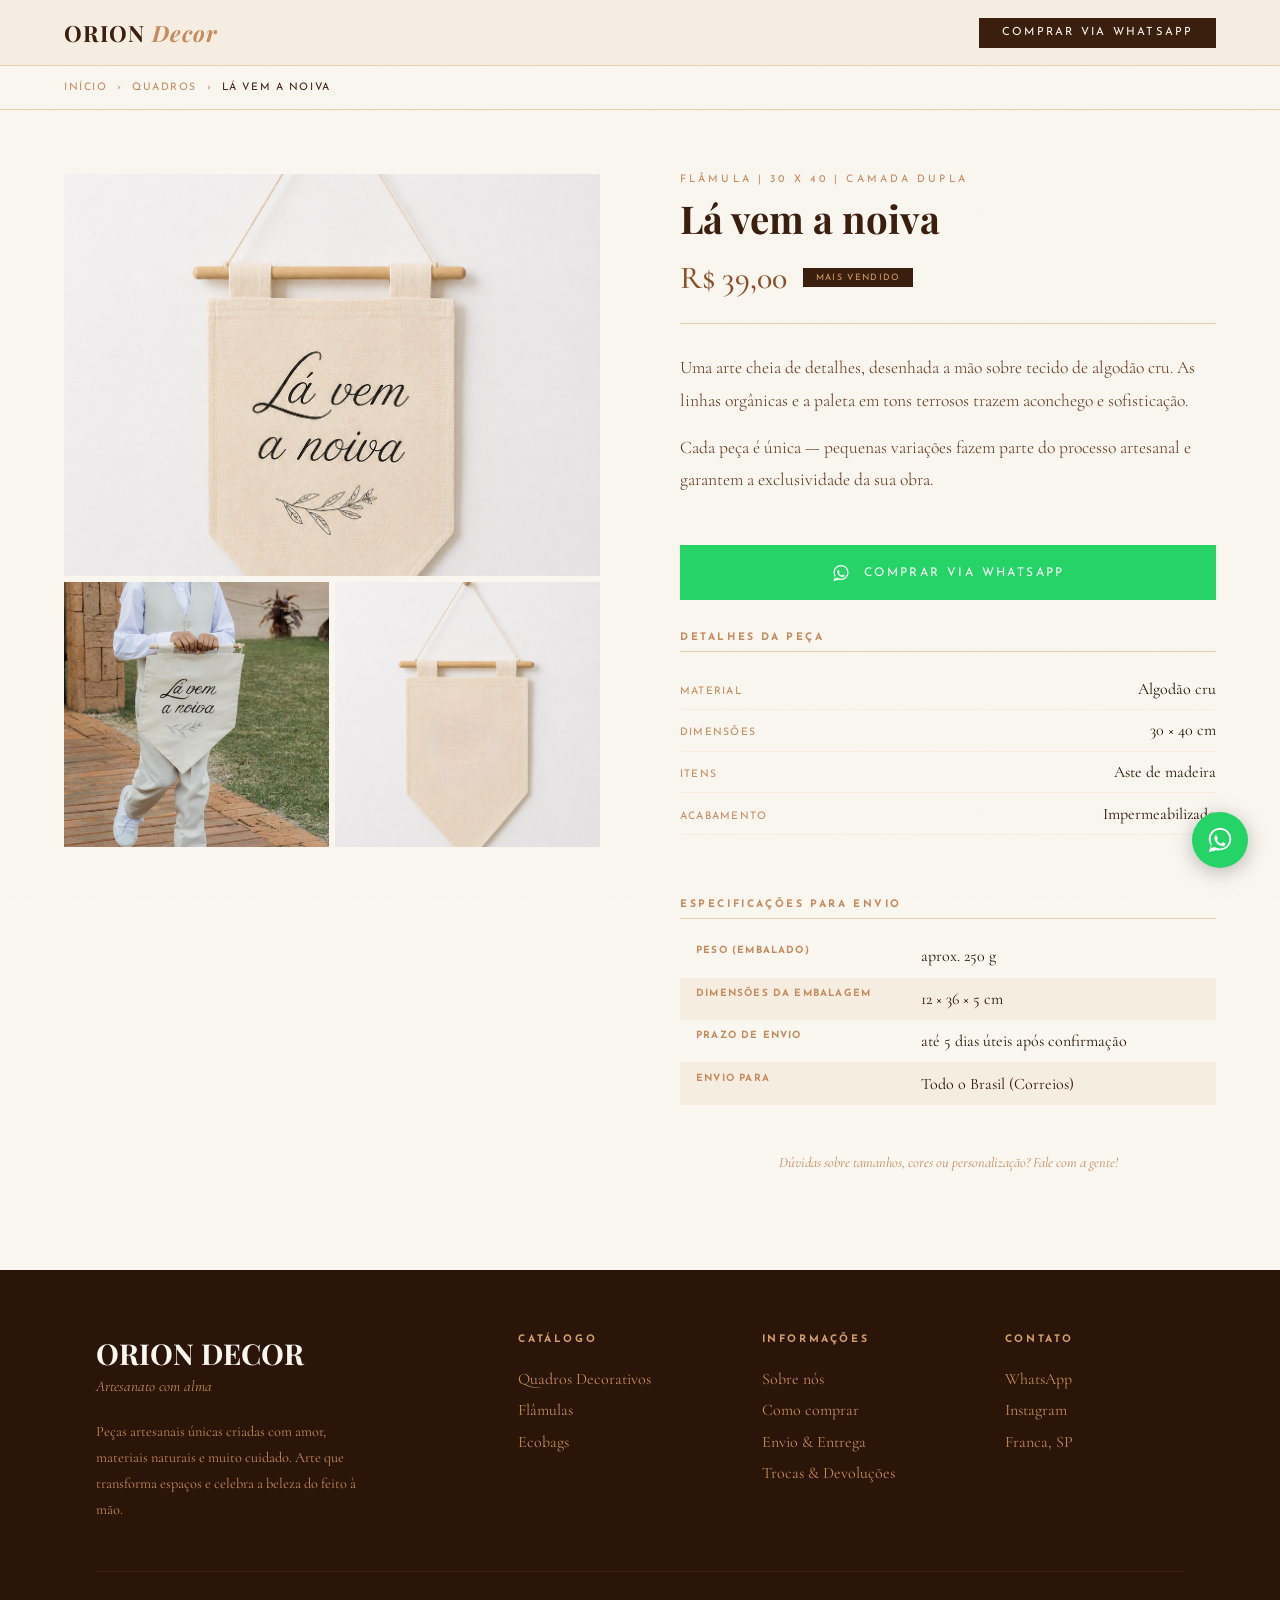
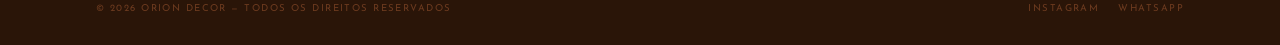
<file: produtos/flamulas/lavemanoiva.html>
<!DOCTYPE html>
<html lang="pt-BR">
<head>
  <meta charset="UTF-8" />
  <meta name="viewport" content="width=device-width, initial-scale=1.0" />
  <title>Flâmula — Lá vem a noiva</title>
  <link rel="icon" type="image/x-icon" href="favicon.ico" />
  <link rel="icon" type="image/png" sizes="512x512" href="favicon-512.png" />
  <link rel="apple-touch-icon" href="favicon-512.png" />
  <link href="https://fonts.googleapis.com/css2?family=Playfair+Display:ital,wght@0,400;0,700;1,400&family=Cormorant+Garamond:ital,wght@0,300;0,400;0,500;1,300&family=Josefin+Sans:wght@200;300;400&display=swap" rel="stylesheet" />
  <link rel="stylesheet" href="../style.css" />
  <link rel="stylesheet" href="lavemanoiva.css" />
</head>
<body>

  <!-- ===== HEADER SIMPLES ===== -->
  <header class="product-header">
    <a href="index.html" class="header-logo">ORION <span>Decor</span></a>
    <a href="https://api.whatsapp.com/send/?phone=5516994557897&text=Oi%2C+gostaria+de+fazer+um+pedido" class="nav-cta" target="_blank">Comprar via WhatsApp</a>
  </header>

  <!-- ===== BREADCRUMB ===== -->
  <div class="breadcrumb">
    <a href="index.html">Início</a>
    <span>›</span>
    <a href="index.html#produtos">Quadros</a>
    <span>›</span>
    <span>Lá vem a noiva</span>
  </div>

  <!-- ===== PRODUCT PAGE ===== -->
  <main class="product-page">

    <!-- FOTO GRID -->
    <div class="product-gallery">
      <div class="gallery-grid">
        <div class="gallery-item gallery-item--main">
          <img src="/images/products/flamulas/fla-noiva-a.png" alt="Lá vem a noiva — frente" />
        </div>
        <div class="gallery-item">
          <img src="/images/products/flamulas/fla-noiva-b.png" alt="Lá vem a noiva — em mãos" />
        </div>
        <div class="gallery-item">
          <img src="/images/products/flamulas/fla-verso.png" alt="Lá vem a noiva — verso" />
        </div>
      </div>
    </div>

    <!-- PRODUCT INFO -->
    <div class="product-info">

      <p class="product-info__eyebrow">Flâmula | 30 x 40 | Camada Dupla</p>
      <h1 class="product-info__title">Lá vem a noiva</h1>

      <div class="product-info__price-row">
        <span class="product-info__price">R$ 39,00</span>
        <span class="product-info__badge">Mais vendido</span>
      </div>

      <div class="product-info__divider"></div>

      <!-- Descrição -->
      <div class="product-info__description">
        <p>Uma arte cheia de detalhes, desenhada a mão sobre tecido de algodão cru. As linhas orgânicas e a paleta em tons terrosos trazem aconchego e sofisticação.</p>
        <p>Cada peça é única — pequenas variações fazem parte do processo artesanal e garantem a exclusividade da sua obra.</p>
      </div>

      <!-- CTA -->
      <a href="https://api.whatsapp.com/send/?phone=5516994557897&text=Oi%2C+gostaria+de+comprar+o+Quadro+Bot%C3%A2nico+N%C2%BA+3+%28R%24+189%2C00%29"
         class="product-cta" id="btn-comprar" target="_blank" rel="noopener">
        <svg viewBox="0 0 32 32" fill="currentColor" xmlns="http://www.w3.org/2000/svg" aria-hidden="true">
          <path d="M16 3C9.373 3 4 8.373 4 15c0 2.385.832 4.584 2.225 6.34L4 29l7.945-2.082A11.934 11.934 0 0016 27c6.627 0 12-5.373 12-12S22.627 3 16 3zm0 2c5.523 0 10 4.477 10 10s-4.477 10-10 10a9.934 9.934 0 01-5.02-1.36l-.36-.22-4.72 1.24 1.3-4.6-.24-.38A9.934 9.934 0 016 15c0-5.523 4.477-10 10-10zm-3.5 5.5c-.28 0-.72.105-1.1.525C11 11.445 10 12.495 10 14.1c0 1.605 1.025 3.155 1.175 3.375.15.22 2.02 3.18 4.95 4.335 2.44.96 2.93.77 3.46.72.53-.05 1.71-.7 1.95-1.375.24-.675.24-1.255.17-1.375-.07-.12-.27-.195-.57-.345-.3-.15-1.71-.845-1.975-.94-.265-.1-.455-.15-.65.15-.195.3-.75.94-.92 1.135-.17.195-.34.22-.64.075-.3-.15-1.265-.47-2.41-1.5-.89-.8-1.49-1.79-1.665-2.09-.175-.3-.02-.46.13-.61.135-.13.3-.345.45-.52.15-.175.2-.3.3-.5.1-.2.05-.375-.025-.525-.075-.15-.65-1.575-.895-2.155-.235-.565-.475-.49-.65-.5l-.555-.01z"/>
        </svg>
        Comprar via WhatsApp
      </a>

      <!-- Detalhes em lista -->
      <div class="product-info__section">
        <h3 class="product-info__section-title">Detalhes da peça</h3>
        <ul class="product-detail-list">
          <li><span>Material</span><span>Algodão cru</span></li>
          <li><span>Dimensões</span><span>30 × 40 cm</span></li>
          <li><span>Itens</span><span>Aste de madeira</span></li>
          <li><span>Acabamento</span><span>Impermeabilizado</span></li>
        </ul>
      </div>

      <!-- Tabela de especificações -->
      <div class="product-info__section">
        <h3 class="product-info__section-title">Especificações para envio</h3>
        <table class="product-spec-table">
          <tbody>
            <tr>
              <th>Peso (embalado)</th>
              <td>aprox. 250 g</td>
            </tr>
            <tr>
              <th>Dimensões da embalagem</th>
              <td>12 × 36 × 5 cm</td>
            </tr>
            <tr>
              <th>Prazo de envio</th>
              <td>até 5 dias úteis após confirmação</td>
            </tr>
            <tr>
              <th>Envio para</th>
              <td>Todo o Brasil (Correios)</td>
            </tr>
          </tbody>
        </table>
      </div>

      <p class="product-info__note">Dúvidas sobre tamanhos, cores ou personalização? Fale com a gente!</p>

    </div>
  </main>

  <!-- ===== FOOTER (igual à home) ===== -->
  <footer>
    <div class="footer-top">
      <div>
        <div class="footer-brand-name">ORION DECOR</div>
        <div class="footer-brand-tagline">Artesanato com alma</div>
        <p class="footer-about">Peças artesanais únicas criadas com amor, materiais naturais e muito cuidado. Arte que transforma espaços e celebra a beleza do feito à mão.</p>
      </div>
      <div class="footer-col">
        <h4>Catálogo</h4>
        <ul>
          <li><a href="index.html#produtos">Quadros Decorativos</a></li>
          <li><a href="index.html#produtos">Flâmulas</a></li>
          <li><a href="index.html#produtos">Ecobags</a></li>
        </ul>
      </div>
      <div class="footer-col">
        <h4>Informações</h4>
        <ul>
          <li><a href="index.html#sobre">Sobre nós</a></li>
          <li><a href="https://api.whatsapp.com/send/?phone=5516994557897&text=Oi%2C+gostaria+de+saber+sobre+como+comprar" target="_blank">Como comprar</a></li>
          <li><a href="https://api.whatsapp.com/send/?phone=5516994557897&text=Oi%2C+gostaria+de+saber+sobre+o+envio+e+entrega" target="_blank">Envio & Entrega</a></li>
          <li><a href="https://api.whatsapp.com/send/?phone=5516994557897&text=Oi%2C+gostaria+de+saber+sobre+trocas+e+devolucoes" target="_blank">Trocas & Devoluções</a></li>
        </ul>
      </div>
      <div class="footer-col">
        <h4>Contato</h4>
        <ul>
          <li><a href="https://api.whatsapp.com/send/?phone=5516994557897" target="_blank">WhatsApp</a></li>
          <li><a href="https://www.instagram.com/lojaoriondecor/" target="_blank">Instagram</a></li>
          <li><a>Franca, SP</a></li>
        </ul>
      </div>
    </div>
    <div class="footer-bottom">
      <span class="footer-copy">© 2026 Orion Decor — Todos os direitos reservados</span>
      <div class="footer-social">
        <a href="https://www.instagram.com/lojaoriondecor/" target="_blank">Instagram</a>
        <a href="https://api.whatsapp.com/send/?phone=5516994557897" target="_blank">WhatsApp</a>
      </div>
    </div>
  </footer>

  <!-- ===== SCRIPTS ===== -->
  <script>
    // Monta o link do WhatsApp com nome e preço do produto dinamicamente
    const productTitle = document.querySelector('.product-info__title')?.textContent?.trim();
    const productPrice = document.querySelector('.product-info__price')?.textContent?.trim();
    if (productTitle && productPrice) {
      const msg = encodeURIComponent(`Oi, gostaria de comprar: ${productTitle} (${productPrice})`);
      const url = `https://api.whatsapp.com/send/?phone=5516994557897&text=${msg}`;
      const btnComprar = document.getElementById('btn-comprar');
      const navCta = document.querySelector('.nav-cta');
      if (btnComprar) btnComprar.href = url;
      if (navCta)    navCta.href    = url;
    }
  </script>

  <!-- ===== WHATSAPP FLOAT ===== -->
  <a href="https://api.whatsapp.com/send/?phone=5516994557897&text=Oi%2C+gostaria+de+fazer+um+pedido" class="whatsapp-float" title="Fale conosco no WhatsApp" target="_blank">
    <svg viewBox="0 0 32 32" fill="white" xmlns="http://www.w3.org/2000/svg">
      <path d="M16 3C9.373 3 4 8.373 4 15c0 2.385.832 4.584 2.225 6.34L4 29l7.945-2.082A11.934 11.934 0 0016 27c6.627 0 12-5.373 12-12S22.627 3 16 3zm0 2c5.523 0 10 4.477 10 10s-4.477 10-10 10a9.934 9.934 0 01-5.02-1.36l-.36-.22-4.72 1.24 1.3-4.6-.24-.38A9.934 9.934 0 016 15c0-5.523 4.477-10 10-10zm-3.5 5.5c-.28 0-.72.105-1.1.525C11 11.445 10 12.495 10 14.1c0 1.605 1.025 3.155 1.175 3.375.15.22 2.02 3.18 4.95 4.335 2.44.96 2.93.77 3.46.72.53-.05 1.71-.7 1.95-1.375.24-.675.24-1.255.17-1.375-.07-.12-.27-.195-.57-.345-.3-.15-1.71-.845-1.975-.94-.265-.1-.455-.15-.65.15-.195.3-.75.94-.92 1.135-.17.195-.34.22-.64.075-.3-.15-1.265-.47-2.41-1.5-.89-.8-1.49-1.79-1.665-2.09-.175-.3-.02-.46.13-.61.135-.13.3-.345.45-.52.15-.175.2-.3.3-.5.1-.2.05-.375-.025-.525-.075-.15-.65-1.575-.895-2.155-.235-.565-.475-.49-.65-.5l-.555-.01z"/>
    </svg>
  </a>

</body>
</html>
</file>
<file: style.css>
/* ===== RESET & VARIABLES ===== */
*, *::before, *::after { box-sizing: border-box; margin: 0; padding: 0; }

:root {
  --brown-dark:   #3b1f0e;
  --brown-mid:    #6b3a1f;
  --brown-warm:   #8b4f2a;
  --brown-light:  #c48b5e;
  --caramel:      #d4a06a;
  --sand:         #e8cda8;
  --cream:        #f5ede0;
  --off-white:    #faf6f0;
  --text-dark:    #2a1508;
  --text-mid:     #5c3317;
  --accent-gold:  #b8860b;
}

html { scroll-behavior: smooth; }

body {
  font-family: 'Cormorant Garamond', serif;
  background-color: var(--off-white);
  color: var(--text-dark);
  overflow-x: hidden;
}

/* ===== TEXTURE OVERLAY ===== */
body::before {
  content: '';
  position: fixed;
  inset: 0;
  background-image: url("data:image/svg+xml,%3Csvg xmlns='http://www.w3.org/2000/svg' width='300' height='300'%3E%3Cfilter id='n'%3E%3CfeTurbulence type='fractalNoise' baseFrequency='0.9' numOctaves='4' stitchTiles='stitch'/%3E%3CfeColorMatrix type='saturate' values='0'/%3E%3C/filter%3E%3Crect width='300' height='300' filter='url(%23n)' opacity='0.03'/%3E%3C/svg%3E");
  pointer-events: none;
  z-index: 0;
}

/* ===== NAVIGATION ===== */
nav {
  position: fixed;
  top: 0; left: 0; right: 0;
  z-index: 100;
  display: flex;
  align-items: center;
  justify-content: space-between;
  padding: 1.2rem 4rem;
  background: rgba(245, 237, 224, 0.92);
  backdrop-filter: blur(12px);
  border-bottom: 1px solid var(--sand);
  transition: all 0.3s ease;
}

.nav-logo {
  font-family: 'Playfair Display', serif;
  font-size: 1.5rem;
  font-weight: 700;
  color: var(--brown-dark);
  letter-spacing: 0.05em;
  text-decoration: none;
}

.nav-logo span {
  color: var(--brown-light);
  font-style: italic;
}

.nav-links {
  display: flex;
  gap: 2.5rem;
  list-style: none;
}

.nav-links a {
  font-family: 'Josefin Sans', sans-serif;
  font-size: 0.75rem;
  font-weight: 300;
  letter-spacing: 0.18em;
  text-transform: uppercase;
  color: var(--brown-mid);
  text-decoration: none;
  position: relative;
  transition: color 0.3s;
}

.nav-links a::after {
  content: '';
  position: absolute;
  bottom: -3px; left: 0;
  width: 0; height: 1px;
  background: var(--brown-light);
  transition: width 0.3s ease;
}

.nav-links a:hover { color: var(--brown-dark); }
.nav-links a:hover::after { width: 100%; }

.nav-cta {
  font-family: 'Josefin Sans', sans-serif;
  font-size: 0.7rem;
  letter-spacing: 0.2em;
  text-transform: uppercase;
  color: var(--off-white);
  background: var(--brown-dark);
  padding: 0.6rem 1.4rem;
  border: none;
  cursor: pointer;
  text-decoration: none;
  transition: background 0.3s;
}

.nav-cta:hover { background: var(--brown-warm); }

/* ===== HERO ===== */
.hero {
  min-height: 100vh;
  display: grid;
  grid-template-columns: 1fr 1fr;
  position: relative;
  overflow: hidden;
}

.hero-left {
  display: flex;
  flex-direction: column;
  justify-content: center;
  padding: 8rem 4rem 4rem 6rem;
  position: relative;
  z-index: 1;
}

.hero-eyebrow {
  font-family: 'Josefin Sans', sans-serif;
  font-size: 0.7rem;
  letter-spacing: 0.3em;
  text-transform: uppercase;
  color: var(--brown-light);
  margin-bottom: 1.5rem;
  display: flex;
  align-items: center;
  gap: 0.8rem;
}

.hero-eyebrow::before {
  content: '';
  display: inline-block;
  width: 30px; height: 1px;
  background: var(--brown-light);
}

.hero-title {
  font-family: 'Playfair Display', serif;
  font-size: clamp(3rem, 5vw, 5.5rem);
  font-weight: 700;
  line-height: 1.05;
  color: var(--brown-dark);
  margin-bottom: 1.5rem;
}

.hero-title em {
  font-style: italic;
  color: var(--brown-warm);
}

.hero-subtitle {
  font-size: 1.2rem;
  font-weight: 300;
  line-height: 1.7;
  color: var(--text-mid);
  max-width: 420px;
  margin-bottom: 3rem;
}

.hero-actions {
  display: flex;
  gap: 1.2rem;
  align-items: center;
}

.btn-primary {
  font-family: 'Josefin Sans', sans-serif;
  font-size: 0.72rem;
  letter-spacing: 0.2em;
  text-transform: uppercase;
  color: var(--off-white);
  background: var(--brown-dark);
  padding: 1rem 2.2rem;
  border: none;
  cursor: pointer;
  text-decoration: none;
  display: inline-block;
  transition: all 0.3s;
}

.btn-primary:hover {
  background: var(--brown-warm);
  transform: translateY(-2px);
}

.btn-ghost {
  font-family: 'Josefin Sans', sans-serif;
  font-size: 0.72rem;
  letter-spacing: 0.2em;
  text-transform: uppercase;
  color: var(--brown-dark);
  background: transparent;
  padding: 1rem 2.2rem;
  border: 1px solid var(--brown-dark);
  cursor: pointer;
  text-decoration: none;
  display: inline-block;
  transition: all 0.3s;
}

.btn-ghost:hover {
  background: var(--brown-dark);
  color: var(--off-white);
}

.hero-right {
  position: relative;
  overflow: hidden;
}

.hero-image-grid {
  height: 100%;
  display: grid;
  grid-template-rows: 1fr 1fr;
  grid-template-columns: 1fr 1fr;
  gap: 4px;
}

.hero-img-block {
  overflow: hidden;
  position: relative;
  background: var(--sand);
}

.hero-img-block:nth-child(1) { grid-row: 1 / 3; }

.hero-img-block img {
  width: 100%;
  height: 100%;
  object-fit: cover;
  display: block;
  transition: transform 0.6s ease;
}

.hero-img-block:hover img { transform: scale(1.04); }

.hero-img-block .img-label {
  position: absolute;
  bottom: 1rem; left: 1rem;
  font-family: 'Josefin Sans', sans-serif;
  font-size: 0.6rem;
  letter-spacing: 0.2em;
  text-transform: uppercase;
  color: var(--off-white);
  background: rgba(59, 31, 14, 0.7);
  padding: 0.3rem 0.7rem;
}

/* ===== STRIP ===== */
.strip {
  background: var(--brown-dark);
  padding: 1.2rem 4rem;
  display: flex;
  justify-content: center;
  gap: 4rem;
  overflow: hidden;
}

.strip-item {
  font-family: 'Josefin Sans', sans-serif;
  font-size: 0.65rem;
  letter-spacing: 0.25em;
  text-transform: uppercase;
  color: var(--caramel);
  display: flex;
  align-items: center;
  gap: 0.8rem;
  white-space: nowrap;
}

.strip-item::before {
  content: '✦';
  font-size: 0.5rem;
  color: var(--brown-light);
}

/* ===== SECTION COMMONS ===== */
section { position: relative; z-index: 1; }

.section-header {
  text-align: center;
  margin-bottom: 4rem;
}

.section-eyebrow {
  font-family: 'Josefin Sans', sans-serif;
  font-size: 0.65rem;
  letter-spacing: 0.3em;
  text-transform: uppercase;
  color: var(--brown-light);
  margin-bottom: 0.8rem;
}

.section-title {
  font-family: 'Playfair Display', serif;
  font-size: clamp(2rem, 3.5vw, 3rem);
  font-weight: 700;
  color: var(--brown-dark);
  line-height: 1.2;
}

.section-title em {
  font-style: italic;
  color: var(--brown-warm);
}

.section-divider {
  display: flex;
  align-items: center;
  justify-content: center;
  gap: 1rem;
  margin: 1.5rem auto 0;
  max-width: 200px;
}

.section-divider::before,
.section-divider::after {
  content: '';
  flex: 1; height: 1px;
  background: var(--caramel);
}

.section-divider span { color: var(--brown-light); font-size: 0.8rem; }

/* ===== CATEGORIES ===== */
.categories {
  padding: 6rem 4rem;
  background: var(--cream);
}

.cat-grid {
  display: grid;
  grid-template-columns: repeat(3, 1fr);
  gap: 2px;
  max-width: 1200px;
  margin: 0 auto;
}

.cat-card {
  position: relative;
  overflow: hidden;
  cursor: pointer;
  aspect-ratio: 3/4;
  background: var(--sand);
}

.cat-card:first-child {
  grid-row: span 2;
  aspect-ratio: auto;
}

.cat-bg {
  position: absolute;
  inset: 0;
  transition: transform 0.6s ease;
}

.cat-bg img {
  width: 100%;
  height: 100%;
  object-fit: cover;
  display: block;
}

.cat-card:hover .cat-bg { transform: scale(1.05); }

.cat-overlay {
  position: absolute;
  inset: 0;
  background: linear-gradient(to top, rgba(59,31,14,0.85) 0%, transparent 50%);
  transition: background 0.4s;
}

.cat-card:hover .cat-overlay {
  background: linear-gradient(to top, rgba(59,31,14,0.9) 0%, rgba(59,31,14,0.2) 60%);
}

.cat-content {
  position: absolute;
  bottom: 0; left: 0; right: 0;
  padding: 2rem;
  color: var(--off-white);
}

.cat-tag {
  font-family: 'Josefin Sans', sans-serif;
  font-size: 0.6rem;
  letter-spacing: 0.25em;
  text-transform: uppercase;
  color: var(--caramel);
  margin-bottom: 0.5rem;
}

.cat-name {
  font-family: 'Playfair Display', serif;
  font-size: 1.8rem;
  font-weight: 700;
  line-height: 1.1;
  margin-bottom: 0.8rem;
}

.cat-desc {
  font-size: 0.95rem;
  line-height: 1.6;
  color: var(--sand);
  max-width: 300px;
  opacity: 0;
  transform: translateY(8px);
  transition: all 0.4s ease;
}

.cat-card:hover .cat-desc {
  opacity: 1;
  transform: translateY(0);
}

.cat-arrow {
  display: inline-flex;
  align-items: center;
  gap: 0.5rem;
  font-family: 'Josefin Sans', sans-serif;
  font-size: 0.65rem;
  letter-spacing: 0.2em;
  text-transform: uppercase;
  color: var(--caramel);
  margin-top: 1rem;
  opacity: 0;
  transition: opacity 0.4s 0.05s ease;
  text-decoration: none;
}

.cat-card:hover .cat-arrow { opacity: 1; }

/* ===== PRODUCTS ===== */
.products {
  padding: 7rem 4rem;
  background: var(--off-white);
}

.products-inner {
  max-width: 1300px;
  margin: 0 auto;
}

.filter-bar {
  display: flex;
  justify-content: center;
  gap: 0.5rem;
  margin-bottom: 3.5rem;
  flex-wrap: wrap;
}

.filter-btn {
  font-family: 'Josefin Sans', sans-serif;
  font-size: 0.65rem;
  letter-spacing: 0.2em;
  text-transform: uppercase;
  padding: 0.55rem 1.4rem;
  border: 1px solid var(--sand);
  background: transparent;
  color: var(--brown-mid);
  cursor: pointer;
  transition: all 0.25s;
}

.filter-btn:hover,
.filter-btn.active {
  background: var(--brown-dark);
  border-color: var(--brown-dark);
  color: var(--off-white);
}

.products-grid {
  display: grid;
  grid-template-columns: repeat(4, 1fr);
  gap: 1.5rem;
}

/* ===== PRODUCT CARD ===== */
.product-card {
  position: relative;
  cursor: pointer;
  animation: fadeUp 0.5s ease both;
}

@keyframes fadeUp {
  from { opacity: 0; transform: translateY(20px); }
  to   { opacity: 1; transform: translateY(0); }
}

/* Image switcher (two imgs, crossfade on hover) */
.product-img {
  position: relative;
  overflow: hidden;
  aspect-ratio: 3/4;
  background: var(--sand);
  margin-bottom: 1rem;
}

.product-img img {
  position: absolute;
  inset: 0;
  width: 100%;
  height: 100%;
  object-fit: cover;
  display: block;
  transition: opacity 0.45s ease, transform 0.5s ease;
}

.product-img .img-main    { opacity: 1;  z-index: 1; }
.product-img .img-hover   { opacity: 0;  z-index: 2; }

.product-card:hover .img-main  { opacity: 0; transform: scale(1.03); }
.product-card:hover .img-hover { opacity: 1; transform: scale(1.03); }

/* Badge */
.product-badge {
  position: absolute;
  top: 0.8rem; left: 0.8rem;
  font-family: 'Josefin Sans', sans-serif;
  font-size: 0.55rem;
  letter-spacing: 0.15em;
  text-transform: uppercase;
  padding: 0.3rem 0.7rem;
  background: var(--brown-dark);
  color: var(--caramel);
  z-index: 10;
}

/* "Em breve" overlay for ecobags */
.coming-soon-overlay {
  position: absolute;
  inset: 0;
  background: rgba(59, 31, 14, 0.72);
  display: flex;
  flex-direction: column;
  align-items: center;
  justify-content: center;
  gap: 0.5rem;
  z-index: 20;
  pointer-events: none;
}

.coming-soon-overlay span:first-child {
  font-family: 'Josefin Sans', sans-serif;
  font-size: 0.65rem;
  letter-spacing: 0.35em;
  text-transform: uppercase;
  color: var(--caramel);
}

.coming-soon-overlay span:last-child {
  font-family: 'Playfair Display', serif;
  font-size: 1.6rem;
  font-style: italic;
  color: var(--off-white);
}

/* Actions */
.product-actions {
  position: absolute;
  bottom: 0; left: 0; right: 0;
  display: flex;
  gap: 2px;
  transform: translateY(100%);
  transition: transform 0.35s ease;
  z-index: 15;
}

.product-card:not(.is-coming-soon):hover .product-actions {
  transform: translateY(0);
}

.product-actions button {
  flex: 1;
  padding: 0.75rem;
  font-family: 'Josefin Sans', sans-serif;
  font-size: 0.6rem;
  letter-spacing: 0.15em;
  text-transform: uppercase;
  border: none;
  cursor: pointer;
  transition: background 0.2s;
}

.btn-add  { background: var(--brown-dark); color: var(--caramel); flex: 2; }
.btn-wish { background: var(--sand); color: var(--brown-dark); }
.btn-add:hover { background: var(--brown-warm); }

/* Product info */
.product-name {
  font-family: 'Playfair Display', serif;
  font-size: 1rem;
  font-weight: 400;
  color: var(--brown-dark);
  margin-bottom: 0.3rem;
}

.product-material {
  font-family: 'Josefin Sans', sans-serif;
  font-size: 0.6rem;
  letter-spacing: 0.15em;
  text-transform: uppercase;
  color: var(--brown-light);
  margin-bottom: 0.6rem;
}

.product-price {
  font-family: 'Cormorant Garamond', serif;
  font-size: 1.2rem;
  font-weight: 500;
  color: var(--brown-warm);
}

.product-price.price-hidden {
  color: var(--brown-light);
  font-style: italic;
  font-size: 0.95rem;
}

/* ===== ABOUT ===== */
.about-strip {
  padding: 6rem 4rem;
  background: var(--brown-dark);
  display: grid;
  grid-template-columns: 1fr 1fr;
  gap: 6rem;
  align-items: center;
}

.about-text .section-eyebrow { color: var(--caramel); }
.about-text .section-title   { color: var(--off-white); }
.about-text .section-title em { color: var(--caramel); }

.about-body {
  font-size: 1.15rem;
  font-weight: 300;
  line-height: 1.9;
  color: var(--sand);
  margin-top: 2rem;
}

.about-stats {
  display: grid;
  grid-template-columns: 1fr 1fr;
  gap: 2rem;
  margin-top: 3rem;
}

.stat-box {
  border-top: 1px solid var(--brown-mid);
  padding-top: 1.2rem;
}

.stat-number {
  font-family: 'Playfair Display', serif;
  font-size: 2.5rem;
  font-weight: 700;
  color: var(--caramel);
  line-height: 1;
  margin-bottom: 0.3rem;
}

.stat-label {
  font-family: 'Josefin Sans', sans-serif;
  font-size: 0.6rem;
  letter-spacing: 0.2em;
  text-transform: uppercase;
  color: var(--brown-light);
}

.about-visual { position: relative; }

.about-frame {
  position: relative;
  padding: 1.5rem;
}

.about-frame::before {
  content: '';
  position: absolute;
  top: 0; left: 0;
  width: 70%; height: 70%;
  border-top: 2px solid var(--brown-warm);
  border-left: 2px solid var(--brown-warm);
}

.about-frame::after {
  content: '';
  position: absolute;
  bottom: 0; right: 0;
  width: 70%; height: 70%;
  border-bottom: 2px solid var(--brown-warm);
  border-right: 2px solid var(--brown-warm);
}

.about-img-inner {
  background: var(--brown-mid);
  aspect-ratio: 4/5;
  overflow: hidden;
}

.about-img-inner img {
  width: 100%;
  height: 100%;
  object-fit: cover;
  display: block;
}

/* ===== TESTIMONIALS ===== */
.testimonials {
  padding: 7rem 4rem;
  background: var(--cream);
}

.testimonials-inner { max-width: 1200px; margin: 0 auto; }

.testimonials-grid {
  display: grid;
  grid-template-columns: repeat(3, 1fr);
  gap: 2rem;
}

.testimonial-card {
  background: var(--off-white);
  padding: 2.5rem;
  border-bottom: 3px solid var(--caramel);
  position: relative;
}

.testimonial-quote {
  font-family: 'Playfair Display', serif;
  font-size: 4rem;
  line-height: 1;
  color: var(--sand);
  position: absolute;
  top: 1rem; left: 2rem;
}

.testimonial-text {
  font-size: 1.1rem;
  font-weight: 300;
  font-style: italic;
  line-height: 1.8;
  color: var(--text-mid);
  margin-bottom: 1.5rem;
  padding-top: 1.5rem;
}

.testimonial-author {
  display: flex;
  align-items: center;
  gap: 1rem;
}

.author-avatar {
  width: 44px; height: 44px;
  border-radius: 50%;
  background: var(--sand);
  display: flex;
  align-items: center;
  justify-content: center;
  font-family: 'Playfair Display', serif;
  font-size: 1.1rem;
  color: var(--brown-warm);
  font-weight: 700;
  flex-shrink: 0;
}

.author-name {
  font-family: 'Josefin Sans', sans-serif;
  font-size: 0.7rem;
  letter-spacing: 0.15em;
  text-transform: uppercase;
  color: var(--brown-dark);
}

.author-city { font-size: 0.85rem; color: var(--brown-light); }

.stars { color: var(--accent-gold); font-size: 0.75rem; margin-bottom: 0.3rem; }

/* ===== NEWSLETTER ===== */
.newsletter {
  padding: 5rem 4rem;
  background: var(--brown-warm);
  text-align: center;
}

.newsletter-title {
  font-family: 'Playfair Display', serif;
  font-size: 2.2rem;
  color: var(--off-white);
  margin-bottom: 0.8rem;
}

.newsletter-sub {
  font-family: 'Cormorant Garamond', serif;
  font-size: 1.1rem;
  color: var(--sand);
  margin-bottom: 2.5rem;
}

.newsletter-form {
  display: flex;
  justify-content: center;
  max-width: 480px;
  margin: 0 auto;
}

.newsletter-form input {
  flex: 1;
  padding: 1rem 1.5rem;
  font-family: 'Josefin Sans', sans-serif;
  font-size: 0.75rem;
  letter-spacing: 0.1em;
  border: none;
  background: rgba(250, 246, 240, 0.15);
  color: var(--off-white);
  outline: none;
}

.newsletter-form input::placeholder { color: var(--sand); opacity: 0.7; }

.newsletter-form button {
  padding: 1rem 2rem;
  font-family: 'Josefin Sans', sans-serif;
  font-size: 0.65rem;
  letter-spacing: 0.2em;
  text-transform: uppercase;
  background: var(--brown-dark);
  color: var(--caramel);
  border: none;
  cursor: pointer;
  transition: background 0.3s;
}

.newsletter-form button:hover { background: var(--text-dark); }

/* ===== FOOTER ===== */
footer {
  background: var(--text-dark);
  color: var(--sand);
  padding: 4rem 6rem 2rem;
}

.footer-top {
  display: grid;
  grid-template-columns: 2fr 1fr 1fr 1fr;
  gap: 4rem;
  padding-bottom: 3rem;
  border-bottom: 1px solid var(--brown-dark);
}

.footer-brand-name {
  font-family: 'Playfair Display', serif;
  font-size: 1.8rem;
  font-weight: 700;
  color: var(--off-white);
  margin-bottom: 0.3rem;
}

.footer-brand-tagline {
  font-family: 'Cormorant Garamond', serif;
  font-style: italic;
  font-size: 0.95rem;
  color: var(--brown-light);
  margin-bottom: 1.5rem;
}

.footer-about {
  font-size: 0.9rem;
  line-height: 1.8;
  color: var(--brown-light);
  max-width: 280px;
}

.footer-col h4 {
  font-family: 'Josefin Sans', sans-serif;
  font-size: 0.65rem;
  letter-spacing: 0.25em;
  text-transform: uppercase;
  color: var(--caramel);
  margin-bottom: 1.5rem;
}

.footer-col ul { list-style: none; }

.footer-col li { margin-bottom: 0.7rem; }

.footer-col a {
  font-family: 'Cormorant Garamond', serif;
  font-size: 1rem;
  color: var(--brown-light);
  text-decoration: none;
  transition: color 0.2s;
}

.footer-col a:hover { color: var(--off-white); }

.footer-bottom {
  display: flex;
  justify-content: space-between;
  align-items: center;
  padding-top: 2rem;
}

.footer-copy {
  font-family: 'Josefin Sans', sans-serif;
  font-size: 0.6rem;
  letter-spacing: 0.15em;
  color: var(--brown-mid);
  text-transform: uppercase;
}

.footer-social {
  display: flex;
  gap: 1.2rem;
}

.footer-social a {
  font-family: 'Josefin Sans', sans-serif;
  font-size: 0.6rem;
  letter-spacing: 0.15em;
  text-transform: uppercase;
  color: var(--brown-mid);
  text-decoration: none;
  transition: color 0.2s;
}

.footer-social a:hover { color: var(--caramel); }

/* ===== WHATSAPP FLOAT ===== */
.whatsapp-float {
  position: fixed;
  bottom: 2rem; right: 2rem;
  z-index: 200;
  width: 56px; height: 56px;
  background: #25d366;
  border-radius: 50%;
  display: flex;
  align-items: center;
  justify-content: center;
  text-decoration: none;
  box-shadow: 0 4px 20px rgba(0,0,0,0.25);
  transition: transform 0.3s, box-shadow 0.3s;
}

.whatsapp-float:hover {
  transform: scale(1.1);
  box-shadow: 0 6px 28px rgba(0,0,0,0.3);
}

.whatsapp-float svg { width: 30px; height: 30px; }

/* ===== RESPONSIVE ===== */
@media (max-width: 1100px) {
  .products-grid { grid-template-columns: repeat(3, 1fr); }
}

@media (max-width: 900px) {
  nav { padding: 1rem 1.5rem; }
  .nav-links { display: none; }

  .hero { grid-template-columns: 1fr; }
  .hero-left { padding: 7rem 2rem 3rem; }
  .hero-right { min-height: 50vh; }

  .cat-grid { grid-template-columns: 1fr 1fr; }
  .cat-card:first-child { grid-row: auto; aspect-ratio: 3/4; }

  .products-grid { grid-template-columns: 1fr 1fr; }
  .products { padding: 4rem 1.5rem; }

  .about-strip { grid-template-columns: 1fr; gap: 3rem; padding: 4rem 2rem; }

  .testimonials-grid { grid-template-columns: 1fr; }
  .testimonials { padding: 4rem 1.5rem; }

  .footer-top { grid-template-columns: 1fr 1fr; gap: 2rem; }
  footer { padding: 3rem 2rem 1.5rem; }

  .strip { gap: 2rem; padding: 1.2rem 2rem; flex-wrap: wrap; }
  .categories { padding: 4rem 1.5rem; }
}

@media (max-width: 480px) {
  .products-grid { grid-template-columns: 1fr 1fr; gap: 1rem; }
  .cat-grid { grid-template-columns: 1fr; }
  .footer-top { grid-template-columns: 1fr; }
}
</file>
<file: assets/css/style.css>
body { font-family: Arial, sans-serif; margin: 0; padding: 0; }
.site-header { background:#f5f5f5; padding:10px 16px }
.site-header nav a { margin-right:12px }
.product { padding: 16px }
.product-gallery img { max-width:100%; height:auto; display:block; margin-bottom:8px }
.btn { display:inline-block; padding:10px 14px; background:#0a74da; color:#fff; text-decoration:none }
</file>
<file: produtos/grandescoisas.css>
/* ===== HEADER SIMPLES ===== */
.product-header {
  position: sticky;
  top: 0;
  z-index: 100;
  display: flex;
  align-items: center;
  justify-content: space-between;
  padding: 1.1rem 4rem;
  background: rgba(245, 237, 224, 0.95);
  backdrop-filter: blur(12px);
  border-bottom: 1px solid var(--sand);
}

.header-logo {
  font-family: 'Playfair Display', serif;
  font-size: 1.4rem;
  font-weight: 700;
  color: var(--brown-dark);
  letter-spacing: 0.05em;
  text-decoration: none;
}

.header-logo span {
  color: var(--brown-light);
  font-style: italic;
}

/* ===== BREADCRUMB ===== */
.breadcrumb {
  display: flex;
  align-items: center;
  gap: 0.6rem;
  padding: 1rem 4rem;
  font-family: 'Josefin Sans', sans-serif;
  font-size: 0.65rem;
  letter-spacing: 0.15em;
  text-transform: uppercase;
  color: var(--brown-light);
  background: var(--off-white);
  border-bottom: 1px solid var(--sand);
}

.breadcrumb a {
  color: var(--brown-light);
  text-decoration: none;
  transition: color 0.2s;
}

.breadcrumb a:hover { color: var(--brown-dark); }

.breadcrumb span:last-child { color: var(--brown-dark); }

/* ===== PRODUCT PAGE LAYOUT ===== */
.product-page {
  display: grid;
  grid-template-columns: 1fr 1fr;
  gap: 5rem;
  max-width: 1280px;
  margin: 0 auto;
  padding: 4rem 4rem 6rem;
  position: relative;
  z-index: 1;
}

/* ===== GALLERY GRID ===== */
.product-gallery {
  position: sticky;
  top: 5rem;
  align-self: start;
}

.gallery-grid {
  display: grid;
  grid-template-columns: 1fr 1fr;
  grid-template-rows: auto auto;
  gap: 6px;
}

.gallery-item {
  overflow: hidden;
  background: var(--sand);
  aspect-ratio: 1 / 1;
}

.gallery-item img {
  width: 100%;
  height: 100%;
  object-fit: cover;
  display: block;
  transition: transform 0.5s ease;
}

.gallery-item:hover img { transform: scale(1.04); }

/* Primeira foto ocupa as duas colunas (destaque) */
.gallery-item--main {
  grid-column: 1 / 3;
  aspect-ratio: 4 / 3;
}

/* ===== PRODUCT INFO ===== */
.product-info {
  display: flex;
  flex-direction: column;
  gap: 0;
}

.product-info__eyebrow {
  font-family: 'Josefin Sans', sans-serif;
  font-size: 0.65rem;
  letter-spacing: 0.3em;
  text-transform: uppercase;
  color: var(--brown-light);
  margin-bottom: 0.7rem;
}

.product-info__title {
  font-family: 'Playfair Display', serif;
  font-size: clamp(2rem, 3vw, 2.8rem);
  font-weight: 700;
  line-height: 1.1;
  color: var(--brown-dark);
  margin-bottom: 1.2rem;
}

.product-info__price-row {
  display: flex;
  align-items: center;
  gap: 1rem;
  margin-bottom: 1.6rem;
}

.product-info__price {
  font-family: 'Cormorant Garamond', serif;
  font-size: 2rem;
  font-weight: 500;
  color: var(--brown-warm);
}

.product-info__badge {
  font-family: 'Josefin Sans', sans-serif;
  font-size: 0.55rem;
  letter-spacing: 0.15em;
  text-transform: uppercase;
  padding: 0.3rem 0.8rem;
  background: var(--brown-dark);
  color: var(--caramel);
}

.product-info__divider {
  height: 1px;
  background: var(--sand);
  margin-bottom: 1.8rem;
}

/* Descrição */
.product-info__description {
  display: flex;
  flex-direction: column;
  gap: 0.9rem;
  margin-bottom: 2.2rem;
}

.product-info__description p {
  font-family: 'Cormorant Garamond', serif;
  font-size: 1.1rem;
  font-weight: 300;
  line-height: 1.85;
  color: var(--text-mid);
}

/* Sections (lista e tabela) */
.product-info__section {
  margin-bottom: 2rem;
}

.product-info__section-title {
  font-family: 'Josefin Sans', sans-serif;
  font-size: 0.65rem;
  letter-spacing: 0.25em;
  text-transform: uppercase;
  color: var(--brown-light);
  margin-bottom: 1rem;
  margin-top: 2rem;
  padding-bottom: 0.5rem;
  border-bottom: 1px solid var(--sand);
}

/* Lista de detalhes */
.product-detail-list {
  list-style: none;
  display: flex;
  flex-direction: column;
  gap: 0;
}

.product-detail-list li {
  display: flex;
  justify-content: space-between;
  align-items: baseline;
  padding: 0.65rem 0;
  border-bottom: 1px solid var(--cream);
  gap: 1rem;
}

.product-detail-list li span:first-child {
  font-family: 'Josefin Sans', sans-serif;
  font-size: 0.65rem;
  letter-spacing: 0.12em;
  text-transform: uppercase;
  color: var(--brown-light);
  white-space: nowrap;
  flex-shrink: 0;
}

.product-detail-list li span:last-child {
  font-family: 'Cormorant Garamond', serif;
  font-size: 1rem;
  color: var(--text-dark);
  text-align: right;
}

/* Tabela de especificações */
.product-spec-table {
  width: 100%;
  border-collapse: collapse;
}

.product-spec-table tr:nth-child(even) {
  background: var(--cream);
}

.product-spec-table th,
.product-spec-table td {
  padding: 0.7rem 1rem;
  text-align: left;
  vertical-align: top;
}

.product-spec-table th {
  font-family: 'Josefin Sans', sans-serif;
  font-size: 0.62rem;
  letter-spacing: 0.12em;
  text-transform: uppercase;
  color: var(--brown-light);
  white-space: nowrap;
  width: 42%;
}

.product-spec-table td {
  font-family: 'Cormorant Garamond', serif;
  font-size: 1rem;
  color: var(--text-dark);
}

/* CTA */
.product-cta {
  display: flex;
  align-items: center;
  justify-content: center;
  gap: 0.8rem;
  margin-top: 0.8rem;
  padding: 1.1rem 2rem;
  background: #25d366;
  color: #fff;
  font-family: 'Josefin Sans', sans-serif;
  font-size: 0.75rem;
  letter-spacing: 0.2em;
  text-transform: uppercase;
  text-decoration: none;
  border: none;
  cursor: pointer;
  transition: background 0.3s, transform 0.2s;
}

.product-cta svg {
  width: 20px;
  height: 20px;
  flex-shrink: 0;
}

.product-cta:hover {
  background: #1da851;
  transform: translateY(-2px);
}

.product-info__note {
  font-family: 'Cormorant Garamond', serif;
  font-size: 0.9rem;
  font-style: italic;
  color: var(--brown-light);
  text-align: center;
  margin-top: 0.9rem;
  line-height: 1.6;
}

/* ===== RESPONSIVE ===== */
@media (max-width: 900px) {
  .product-header { padding: 1rem 1.5rem; }
  .breadcrumb     { padding: 0.8rem 1.5rem; }

  .product-page {
    grid-template-columns: 1fr;
    gap: 2.5rem;
    padding: 2rem 1.5rem 4rem;
  }

  .product-gallery { position: static; }

  .gallery-item--main { aspect-ratio: 3 / 2; }
}

@media (max-width: 480px) {
  .gallery-grid { gap: 4px; }
  .product-info__title { font-size: 1.8rem; }
  .product-spec-table th { width: 38%; }
}
</file>
<file: produtos/lavemanoiva.css>
/* ===== HEADER SIMPLES ===== */
.product-header {
  position: sticky;
  top: 0;
  z-index: 100;
  display: flex;
  align-items: center;
  justify-content: space-between;
  padding: 1.1rem 4rem;
  background: rgba(245, 237, 224, 0.95);
  backdrop-filter: blur(12px);
  border-bottom: 1px solid var(--sand);
}

.header-logo {
  font-family: 'Playfair Display', serif;
  font-size: 1.4rem;
  font-weight: 700;
  color: var(--brown-dark);
  letter-spacing: 0.05em;
  text-decoration: none;
}

.header-logo span {
  color: var(--brown-light);
  font-style: italic;
}

/* ===== BREADCRUMB ===== */
.breadcrumb {
  display: flex;
  align-items: center;
  gap: 0.6rem;
  padding: 1rem 4rem;
  font-family: 'Josefin Sans', sans-serif;
  font-size: 0.65rem;
  letter-spacing: 0.15em;
  text-transform: uppercase;
  color: var(--brown-light);
  background: var(--off-white);
  border-bottom: 1px solid var(--sand);
}

.breadcrumb a {
  color: var(--brown-light);
  text-decoration: none;
  transition: color 0.2s;
}

.breadcrumb a:hover { color: var(--brown-dark); }

.breadcrumb span:last-child { color: var(--brown-dark); }

/* ===== PRODUCT PAGE LAYOUT ===== */
.product-page {
  display: grid;
  grid-template-columns: 1fr 1fr;
  gap: 5rem;
  max-width: 1280px;
  margin: 0 auto;
  padding: 4rem 4rem 6rem;
  position: relative;
  z-index: 1;
}

/* ===== GALLERY GRID ===== */
.product-gallery {
  position: sticky;
  top: 5rem;
  align-self: start;
}

.gallery-grid {
  display: grid;
  grid-template-columns: 1fr 1fr;
  grid-template-rows: auto auto;
  gap: 6px;
}

.gallery-item {
  overflow: hidden;
  background: var(--sand);
  aspect-ratio: 1 / 1;
}

.gallery-item img {
  width: 100%;
  height: 100%;
  object-fit: cover;
  display: block;
  transition: transform 0.5s ease;
}

.gallery-item:hover img { transform: scale(1.04); }

/* Primeira foto ocupa as duas colunas (destaque) */
.gallery-item--main {
  grid-column: 1 / 3;
  aspect-ratio: 4 / 3;
}

/* ===== PRODUCT INFO ===== */
.product-info {
  display: flex;
  flex-direction: column;
  gap: 0;
}

.product-info__eyebrow {
  font-family: 'Josefin Sans', sans-serif;
  font-size: 0.65rem;
  letter-spacing: 0.3em;
  text-transform: uppercase;
  color: var(--brown-light);
  margin-bottom: 0.7rem;
}

.product-info__title {
  font-family: 'Playfair Display', serif;
  font-size: clamp(2rem, 3vw, 2.8rem);
  font-weight: 700;
  line-height: 1.1;
  color: var(--brown-dark);
  margin-bottom: 1.2rem;
}

.product-info__price-row {
  display: flex;
  align-items: center;
  gap: 1rem;
  margin-bottom: 1.6rem;
}

.product-info__price {
  font-family: 'Cormorant Garamond', serif;
  font-size: 2rem;
  font-weight: 500;
  color: var(--brown-warm);
}

.product-info__badge {
  font-family: 'Josefin Sans', sans-serif;
  font-size: 0.55rem;
  letter-spacing: 0.15em;
  text-transform: uppercase;
  padding: 0.3rem 0.8rem;
  background: var(--brown-dark);
  color: var(--caramel);
}

.product-info__divider {
  height: 1px;
  background: var(--sand);
  margin-bottom: 1.8rem;
}

/* Descrição */
.product-info__description {
  display: flex;
  flex-direction: column;
  gap: 0.9rem;
  margin-bottom: 2.2rem;
}

.product-info__description p {
  font-family: 'Cormorant Garamond', serif;
  font-size: 1.1rem;
  font-weight: 300;
  line-height: 1.85;
  color: var(--text-mid);
}

/* Sections (lista e tabela) */
.product-info__section {
  margin-bottom: 2rem;
}

.product-info__section-title {
  font-family: 'Josefin Sans', sans-serif;
  font-size: 0.65rem;
  letter-spacing: 0.25em;
  text-transform: uppercase;
  color: var(--brown-light);
  margin-bottom: 1rem;
  margin-top: 2rem;
  padding-bottom: 0.5rem;
  border-bottom: 1px solid var(--sand);
}

/* Lista de detalhes */
.product-detail-list {
  list-style: none;
  display: flex;
  flex-direction: column;
  gap: 0;
}

.product-detail-list li {
  display: flex;
  justify-content: space-between;
  align-items: baseline;
  padding: 0.65rem 0;
  border-bottom: 1px solid var(--cream);
  gap: 1rem;
}

.product-detail-list li span:first-child {
  font-family: 'Josefin Sans', sans-serif;
  font-size: 0.65rem;
  letter-spacing: 0.12em;
  text-transform: uppercase;
  color: var(--brown-light);
  white-space: nowrap;
  flex-shrink: 0;
}

.product-detail-list li span:last-child {
  font-family: 'Cormorant Garamond', serif;
  font-size: 1rem;
  color: var(--text-dark);
  text-align: right;
}

/* Tabela de especificações */
.product-spec-table {
  width: 100%;
  border-collapse: collapse;
}

.product-spec-table tr:nth-child(even) {
  background: var(--cream);
}

.product-spec-table th,
.product-spec-table td {
  padding: 0.7rem 1rem;
  text-align: left;
  vertical-align: top;
}

.product-spec-table th {
  font-family: 'Josefin Sans', sans-serif;
  font-size: 0.62rem;
  letter-spacing: 0.12em;
  text-transform: uppercase;
  color: var(--brown-light);
  white-space: nowrap;
  width: 42%;
}

.product-spec-table td {
  font-family: 'Cormorant Garamond', serif;
  font-size: 1rem;
  color: var(--text-dark);
}

/* CTA */
.product-cta {
  display: flex;
  align-items: center;
  justify-content: center;
  gap: 0.8rem;
  margin-top: 0.8rem;
  padding: 1.1rem 2rem;
  background: #25d366;
  color: #fff;
  font-family: 'Josefin Sans', sans-serif;
  font-size: 0.75rem;
  letter-spacing: 0.2em;
  text-transform: uppercase;
  text-decoration: none;
  border: none;
  cursor: pointer;
  transition: background 0.3s, transform 0.2s;
}

.product-cta svg {
  width: 20px;
  height: 20px;
  flex-shrink: 0;
}

.product-cta:hover {
  background: #1da851;
  transform: translateY(-2px);
}

.product-info__note {
  font-family: 'Cormorant Garamond', serif;
  font-size: 0.9rem;
  font-style: italic;
  color: var(--brown-light);
  text-align: center;
  margin-top: 0.9rem;
  line-height: 1.6;
}

/* ===== RESPONSIVE ===== */
@media (max-width: 900px) {
  .product-header { padding: 1rem 1.5rem; }
  .breadcrumb     { padding: 0.8rem 1.5rem; }

  .product-page {
    grid-template-columns: 1fr;
    gap: 2.5rem;
    padding: 2rem 1.5rem 4rem;
  }

  .product-gallery { position: static; }

  .gallery-item--main { aspect-ratio: 3 / 2; }
}

@media (max-width: 480px) {
  .gallery-grid { gap: 4px; }
  .product-info__title { font-size: 1.8rem; }
  .product-spec-table th { width: 38%; }
}
</file>
<file: produtos/style.css>
/* ===== RESET & VARIABLES ===== */
*, *::before, *::after { box-sizing: border-box; margin: 0; padding: 0; }

:root {
  --brown-dark:   #3b1f0e;
  --brown-mid:    #6b3a1f;
  --brown-warm:   #8b4f2a;
  --brown-light:  #c48b5e;
  --caramel:      #d4a06a;
  --sand:         #e8cda8;
  --cream:        #f5ede0;
  --off-white:    #faf6f0;
  --text-dark:    #2a1508;
  --text-mid:     #5c3317;
  --accent-gold:  #b8860b;
}

html { scroll-behavior: smooth; }

body {
  font-family: 'Cormorant Garamond', serif;
  background-color: var(--off-white);
  color: var(--text-dark);
  overflow-x: hidden;
}

/* ===== TEXTURE OVERLAY ===== */
body::before {
  content: '';
  position: fixed;
  inset: 0;
  background-image: url("data:image/svg+xml,%3Csvg xmlns='http://www.w3.org/2000/svg' width='300' height='300'%3E%3Cfilter id='n'%3E%3CfeTurbulence type='fractalNoise' baseFrequency='0.9' numOctaves='4' stitchTiles='stitch'/%3E%3CfeColorMatrix type='saturate' values='0'/%3E%3C/filter%3E%3Crect width='300' height='300' filter='url(%23n)' opacity='0.03'/%3E%3C/svg%3E");
  pointer-events: none;
  z-index: 0;
}

/* ===== NAVIGATION ===== */
nav {
  position: fixed;
  top: 0; left: 0; right: 0;
  z-index: 100;
  display: flex;
  align-items: center;
  justify-content: space-between;
  padding: 1.2rem 4rem;
  background: rgba(245, 237, 224, 0.92);
  backdrop-filter: blur(12px);
  border-bottom: 1px solid var(--sand);
  transition: all 0.3s ease;
}

.nav-logo {
  font-family: 'Playfair Display', serif;
  font-size: 1.5rem;
  font-weight: 700;
  color: var(--brown-dark);
  letter-spacing: 0.05em;
  text-decoration: none;
}

.nav-logo span {
  color: var(--brown-light);
  font-style: italic;
}

.nav-links {
  display: flex;
  gap: 2.5rem;
  list-style: none;
}

.nav-links a {
  font-family: 'Josefin Sans', sans-serif;
  font-size: 0.75rem;
  font-weight: 300;
  letter-spacing: 0.18em;
  text-transform: uppercase;
  color: var(--brown-mid);
  text-decoration: none;
  position: relative;
  transition: color 0.3s;
}

.nav-links a::after {
  content: '';
  position: absolute;
  bottom: -3px; left: 0;
  width: 0; height: 1px;
  background: var(--brown-light);
  transition: width 0.3s ease;
}

.nav-links a:hover { color: var(--brown-dark); }
.nav-links a:hover::after { width: 100%; }

.nav-cta {
  font-family: 'Josefin Sans', sans-serif;
  font-size: 0.7rem;
  letter-spacing: 0.2em;
  text-transform: uppercase;
  color: var(--off-white);
  background: var(--brown-dark);
  padding: 0.6rem 1.4rem;
  border: none;
  cursor: pointer;
  text-decoration: none;
  transition: background 0.3s;
}

.nav-cta:hover { background: var(--brown-warm); }

/* ===== HERO ===== */
.hero {
  min-height: 100vh;
  display: grid;
  grid-template-columns: 1fr 1fr;
  position: relative;
  overflow: hidden;
}

.hero-left {
  display: flex;
  flex-direction: column;
  justify-content: center;
  padding: 8rem 4rem 4rem 6rem;
  position: relative;
  z-index: 1;
}

.hero-eyebrow {
  font-family: 'Josefin Sans', sans-serif;
  font-size: 0.7rem;
  letter-spacing: 0.3em;
  text-transform: uppercase;
  color: var(--brown-light);
  margin-bottom: 1.5rem;
  display: flex;
  align-items: center;
  gap: 0.8rem;
}

.hero-eyebrow::before {
  content: '';
  display: inline-block;
  width: 30px; height: 1px;
  background: var(--brown-light);
}

.hero-title {
  font-family: 'Playfair Display', serif;
  font-size: clamp(3rem, 5vw, 5.5rem);
  font-weight: 700;
  line-height: 1.05;
  color: var(--brown-dark);
  margin-bottom: 1.5rem;
}

.hero-title em {
  font-style: italic;
  color: var(--brown-warm);
}

.hero-subtitle {
  font-size: 1.2rem;
  font-weight: 300;
  line-height: 1.7;
  color: var(--text-mid);
  max-width: 420px;
  margin-bottom: 3rem;
}

.hero-actions {
  display: flex;
  gap: 1.2rem;
  align-items: center;
}

.btn-primary {
  font-family: 'Josefin Sans', sans-serif;
  font-size: 0.72rem;
  letter-spacing: 0.2em;
  text-transform: uppercase;
  color: var(--off-white);
  background: var(--brown-dark);
  padding: 1rem 2.2rem;
  border: none;
  cursor: pointer;
  text-decoration: none;
  display: inline-block;
  transition: all 0.3s;
}

.btn-primary:hover {
  background: var(--brown-warm);
  transform: translateY(-2px);
}

.btn-ghost {
  font-family: 'Josefin Sans', sans-serif;
  font-size: 0.72rem;
  letter-spacing: 0.2em;
  text-transform: uppercase;
  color: var(--brown-dark);
  background: transparent;
  padding: 1rem 2.2rem;
  border: 1px solid var(--brown-dark);
  cursor: pointer;
  text-decoration: none;
  display: inline-block;
  transition: all 0.3s;
}

.btn-ghost:hover {
  background: var(--brown-dark);
  color: var(--off-white);
}

.hero-right {
  position: relative;
  overflow: hidden;
}

.hero-image-grid {
  height: 100%;
  display: grid;
  grid-template-rows: 1fr 1fr;
  grid-template-columns: 1fr 1fr;
  gap: 4px;
}

.hero-img-block {
  overflow: hidden;
  position: relative;
  background: var(--sand);
}

.hero-img-block:nth-child(1) { grid-row: 1 / 3; }

.hero-img-block img {
  width: 100%;
  height: 100%;
  object-fit: cover;
  display: block;
  transition: transform 0.6s ease;
}

.hero-img-block:hover img { transform: scale(1.04); }

.hero-img-block .img-label {
  position: absolute;
  bottom: 1rem; left: 1rem;
  font-family: 'Josefin Sans', sans-serif;
  font-size: 0.6rem;
  letter-spacing: 0.2em;
  text-transform: uppercase;
  color: var(--off-white);
  background: rgba(59, 31, 14, 0.7);
  padding: 0.3rem 0.7rem;
}

/* ===== STRIP ===== */
.strip {
  background: var(--brown-dark);
  padding: 1.2rem 4rem;
  display: flex;
  justify-content: center;
  gap: 4rem;
  overflow: hidden;
}

.strip-item {
  font-family: 'Josefin Sans', sans-serif;
  font-size: 0.65rem;
  letter-spacing: 0.25em;
  text-transform: uppercase;
  color: var(--caramel);
  display: flex;
  align-items: center;
  gap: 0.8rem;
  white-space: nowrap;
}

.strip-item::before {
  content: '✦';
  font-size: 0.5rem;
  color: var(--brown-light);
}

/* ===== SECTION COMMONS ===== */
section { position: relative; z-index: 1; }

.section-header {
  text-align: center;
  margin-bottom: 4rem;
}

.section-eyebrow {
  font-family: 'Josefin Sans', sans-serif;
  font-size: 0.65rem;
  letter-spacing: 0.3em;
  text-transform: uppercase;
  color: var(--brown-light);
  margin-bottom: 0.8rem;
}

.section-title {
  font-family: 'Playfair Display', serif;
  font-size: clamp(2rem, 3.5vw, 3rem);
  font-weight: 700;
  color: var(--brown-dark);
  line-height: 1.2;
}

.section-title em {
  font-style: italic;
  color: var(--brown-warm);
}

.section-divider {
  display: flex;
  align-items: center;
  justify-content: center;
  gap: 1rem;
  margin: 1.5rem auto 0;
  max-width: 200px;
}

.section-divider::before,
.section-divider::after {
  content: '';
  flex: 1; height: 1px;
  background: var(--caramel);
}

.section-divider span { color: var(--brown-light); font-size: 0.8rem; }

/* ===== CATEGORIES ===== */
.categories {
  padding: 6rem 4rem;
  background: var(--cream);
}

.cat-grid {
  display: grid;
  grid-template-columns: repeat(3, 1fr);
  gap: 2px;
  max-width: 1200px;
  margin: 0 auto;
}

.cat-card {
  position: relative;
  overflow: hidden;
  cursor: pointer;
  aspect-ratio: 3/4;
  background: var(--sand);
}

.cat-card:first-child {
  grid-row: span 2;
  aspect-ratio: auto;
}

.cat-bg {
  position: absolute;
  inset: 0;
  transition: transform 0.6s ease;
}

.cat-bg img {
  width: 100%;
  height: 100%;
  object-fit: cover;
  display: block;
}

.cat-card:hover .cat-bg { transform: scale(1.05); }

.cat-overlay {
  position: absolute;
  inset: 0;
  background: linear-gradient(to top, rgba(59,31,14,0.85) 0%, transparent 50%);
  transition: background 0.4s;
}

.cat-card:hover .cat-overlay {
  background: linear-gradient(to top, rgba(59,31,14,0.9) 0%, rgba(59,31,14,0.2) 60%);
}

.cat-content {
  position: absolute;
  bottom: 0; left: 0; right: 0;
  padding: 2rem;
  color: var(--off-white);
}

.cat-tag {
  font-family: 'Josefin Sans', sans-serif;
  font-size: 0.6rem;
  letter-spacing: 0.25em;
  text-transform: uppercase;
  color: var(--caramel);
  margin-bottom: 0.5rem;
}

.cat-name {
  font-family: 'Playfair Display', serif;
  font-size: 1.8rem;
  font-weight: 700;
  line-height: 1.1;
  margin-bottom: 0.8rem;
}

.cat-desc {
  font-size: 0.95rem;
  line-height: 1.6;
  color: var(--sand);
  max-width: 300px;
  opacity: 0;
  transform: translateY(8px);
  transition: all 0.4s ease;
}

.cat-card:hover .cat-desc {
  opacity: 1;
  transform: translateY(0);
}

.cat-arrow {
  display: inline-flex;
  align-items: center;
  gap: 0.5rem;
  font-family: 'Josefin Sans', sans-serif;
  font-size: 0.65rem;
  letter-spacing: 0.2em;
  text-transform: uppercase;
  color: var(--caramel);
  margin-top: 1rem;
  opacity: 0;
  transition: opacity 0.4s 0.05s ease;
  text-decoration: none;
}

.cat-card:hover .cat-arrow { opacity: 1; }

/* ===== PRODUCTS ===== */
.products {
  padding: 7rem 4rem;
  background: var(--off-white);
}

.products-inner {
  max-width: 1300px;
  margin: 0 auto;
}

.filter-bar {
  display: flex;
  justify-content: center;
  gap: 0.5rem;
  margin-bottom: 3.5rem;
  flex-wrap: wrap;
}

.filter-btn {
  font-family: 'Josefin Sans', sans-serif;
  font-size: 0.65rem;
  letter-spacing: 0.2em;
  text-transform: uppercase;
  padding: 0.55rem 1.4rem;
  border: 1px solid var(--sand);
  background: transparent;
  color: var(--brown-mid);
  cursor: pointer;
  transition: all 0.25s;
}

.filter-btn:hover,
.filter-btn.active {
  background: var(--brown-dark);
  border-color: var(--brown-dark);
  color: var(--off-white);
}

.products-grid {
  display: grid;
  grid-template-columns: repeat(4, 1fr);
  gap: 1.5rem;
}

/* ===== PRODUCT CARD ===== */
.product-card {
  position: relative;
  cursor: pointer;
  animation: fadeUp 0.5s ease both;
}

@keyframes fadeUp {
  from { opacity: 0; transform: translateY(20px); }
  to   { opacity: 1; transform: translateY(0); }
}

/* Image switcher (two imgs, crossfade on hover) */
.product-img {
  position: relative;
  overflow: hidden;
  aspect-ratio: 3/4;
  background: var(--sand);
  margin-bottom: 1rem;
}

.product-img img {
  position: absolute;
  inset: 0;
  width: 100%;
  height: 100%;
  object-fit: cover;
  display: block;
  transition: opacity 0.45s ease, transform 0.5s ease;
}

.product-img .img-main    { opacity: 1;  z-index: 1; }
.product-img .img-hover   { opacity: 0;  z-index: 2; }

.product-card:hover .img-main  { opacity: 0; transform: scale(1.03); }
.product-card:hover .img-hover { opacity: 1; transform: scale(1.03); }

/* Badge */
.product-badge {
  position: absolute;
  top: 0.8rem; left: 0.8rem;
  font-family: 'Josefin Sans', sans-serif;
  font-size: 0.55rem;
  letter-spacing: 0.15em;
  text-transform: uppercase;
  padding: 0.3rem 0.7rem;
  background: var(--brown-dark);
  color: var(--caramel);
  z-index: 10;
}

/* "Em breve" overlay for ecobags */
.coming-soon-overlay {
  position: absolute;
  inset: 0;
  background: rgba(59, 31, 14, 0.72);
  display: flex;
  flex-direction: column;
  align-items: center;
  justify-content: center;
  gap: 0.5rem;
  z-index: 20;
  pointer-events: none;
}

.coming-soon-overlay span:first-child {
  font-family: 'Josefin Sans', sans-serif;
  font-size: 0.65rem;
  letter-spacing: 0.35em;
  text-transform: uppercase;
  color: var(--caramel);
}

.coming-soon-overlay span:last-child {
  font-family: 'Playfair Display', serif;
  font-size: 1.6rem;
  font-style: italic;
  color: var(--off-white);
}

/* Actions */
.product-actions {
  position: absolute;
  bottom: 0; left: 0; right: 0;
  display: flex;
  gap: 2px;
  transform: translateY(100%);
  transition: transform 0.35s ease;
  z-index: 15;
}

.product-card:not(.is-coming-soon):hover .product-actions {
  transform: translateY(0);
}

.product-actions button {
  flex: 1;
  padding: 0.75rem;
  font-family: 'Josefin Sans', sans-serif;
  font-size: 0.6rem;
  letter-spacing: 0.15em;
  text-transform: uppercase;
  border: none;
  cursor: pointer;
  transition: background 0.2s;
}

.btn-add  { background: var(--brown-dark); color: var(--caramel); flex: 2; }
.btn-wish { background: var(--sand); color: var(--brown-dark); }
.btn-add:hover { background: var(--brown-warm); }

/* Product info */
.product-name {
  font-family: 'Playfair Display', serif;
  font-size: 1rem;
  font-weight: 400;
  color: var(--brown-dark);
  margin-bottom: 0.3rem;
}

.product-material {
  font-family: 'Josefin Sans', sans-serif;
  font-size: 0.6rem;
  letter-spacing: 0.15em;
  text-transform: uppercase;
  color: var(--brown-light);
  margin-bottom: 0.6rem;
}

.product-price {
  font-family: 'Cormorant Garamond', serif;
  font-size: 1.2rem;
  font-weight: 500;
  color: var(--brown-warm);
}

.product-price.price-hidden {
  color: var(--brown-light);
  font-style: italic;
  font-size: 0.95rem;
}

/* ===== ABOUT ===== */
.about-strip {
  padding: 6rem 4rem;
  background: var(--brown-dark);
  display: grid;
  grid-template-columns: 1fr 1fr;
  gap: 6rem;
  align-items: center;
}

.about-text .section-eyebrow { color: var(--caramel); }
.about-text .section-title   { color: var(--off-white); }
.about-text .section-title em { color: var(--caramel); }

.about-body {
  font-size: 1.15rem;
  font-weight: 300;
  line-height: 1.9;
  color: var(--sand);
  margin-top: 2rem;
}

.about-stats {
  display: grid;
  grid-template-columns: 1fr 1fr;
  gap: 2rem;
  margin-top: 3rem;
}

.stat-box {
  border-top: 1px solid var(--brown-mid);
  padding-top: 1.2rem;
}

.stat-number {
  font-family: 'Playfair Display', serif;
  font-size: 2.5rem;
  font-weight: 700;
  color: var(--caramel);
  line-height: 1;
  margin-bottom: 0.3rem;
}

.stat-label {
  font-family: 'Josefin Sans', sans-serif;
  font-size: 0.6rem;
  letter-spacing: 0.2em;
  text-transform: uppercase;
  color: var(--brown-light);
}

.about-visual { position: relative; }

.about-frame {
  position: relative;
  padding: 1.5rem;
}

.about-frame::before {
  content: '';
  position: absolute;
  top: 0; left: 0;
  width: 70%; height: 70%;
  border-top: 2px solid var(--brown-warm);
  border-left: 2px solid var(--brown-warm);
}

.about-frame::after {
  content: '';
  position: absolute;
  bottom: 0; right: 0;
  width: 70%; height: 70%;
  border-bottom: 2px solid var(--brown-warm);
  border-right: 2px solid var(--brown-warm);
}

.about-img-inner {
  background: var(--brown-mid);
  aspect-ratio: 4/5;
  overflow: hidden;
}

.about-img-inner img {
  width: 100%;
  height: 100%;
  object-fit: cover;
  display: block;
}

/* ===== TESTIMONIALS ===== */
.testimonials {
  padding: 7rem 4rem;
  background: var(--cream);
}

.testimonials-inner { max-width: 1200px; margin: 0 auto; }

.testimonials-grid {
  display: grid;
  grid-template-columns: repeat(3, 1fr);
  gap: 2rem;
}

.testimonial-card {
  background: var(--off-white);
  padding: 2.5rem;
  border-bottom: 3px solid var(--caramel);
  position: relative;
}

.testimonial-quote {
  font-family: 'Playfair Display', serif;
  font-size: 4rem;
  line-height: 1;
  color: var(--sand);
  position: absolute;
  top: 1rem; left: 2rem;
}

.testimonial-text {
  font-size: 1.1rem;
  font-weight: 300;
  font-style: italic;
  line-height: 1.8;
  color: var(--text-mid);
  margin-bottom: 1.5rem;
  padding-top: 1.5rem;
}

.testimonial-author {
  display: flex;
  align-items: center;
  gap: 1rem;
}

.author-avatar {
  width: 44px; height: 44px;
  border-radius: 50%;
  background: var(--sand);
  display: flex;
  align-items: center;
  justify-content: center;
  font-family: 'Playfair Display', serif;
  font-size: 1.1rem;
  color: var(--brown-warm);
  font-weight: 700;
  flex-shrink: 0;
}

.author-name {
  font-family: 'Josefin Sans', sans-serif;
  font-size: 0.7rem;
  letter-spacing: 0.15em;
  text-transform: uppercase;
  color: var(--brown-dark);
}

.author-city { font-size: 0.85rem; color: var(--brown-light); }

.stars { color: var(--accent-gold); font-size: 0.75rem; margin-bottom: 0.3rem; }

/* ===== NEWSLETTER ===== */
.newsletter {
  padding: 5rem 4rem;
  background: var(--brown-warm);
  text-align: center;
}

.newsletter-title {
  font-family: 'Playfair Display', serif;
  font-size: 2.2rem;
  color: var(--off-white);
  margin-bottom: 0.8rem;
}

.newsletter-sub {
  font-family: 'Cormorant Garamond', serif;
  font-size: 1.1rem;
  color: var(--sand);
  margin-bottom: 2.5rem;
}

.newsletter-form {
  display: flex;
  justify-content: center;
  max-width: 480px;
  margin: 0 auto;
}

.newsletter-form input {
  flex: 1;
  padding: 1rem 1.5rem;
  font-family: 'Josefin Sans', sans-serif;
  font-size: 0.75rem;
  letter-spacing: 0.1em;
  border: none;
  background: rgba(250, 246, 240, 0.15);
  color: var(--off-white);
  outline: none;
}

.newsletter-form input::placeholder { color: var(--sand); opacity: 0.7; }

.newsletter-form button {
  padding: 1rem 2rem;
  font-family: 'Josefin Sans', sans-serif;
  font-size: 0.65rem;
  letter-spacing: 0.2em;
  text-transform: uppercase;
  background: var(--brown-dark);
  color: var(--caramel);
  border: none;
  cursor: pointer;
  transition: background 0.3s;
}

.newsletter-form button:hover { background: var(--text-dark); }

/* ===== FOOTER ===== */
footer {
  background: var(--text-dark);
  color: var(--sand);
  padding: 4rem 6rem 2rem;
}

.footer-top {
  display: grid;
  grid-template-columns: 2fr 1fr 1fr 1fr;
  gap: 4rem;
  padding-bottom: 3rem;
  border-bottom: 1px solid var(--brown-dark);
}

.footer-brand-name {
  font-family: 'Playfair Display', serif;
  font-size: 1.8rem;
  font-weight: 700;
  color: var(--off-white);
  margin-bottom: 0.3rem;
}

.footer-brand-tagline {
  font-family: 'Cormorant Garamond', serif;
  font-style: italic;
  font-size: 0.95rem;
  color: var(--brown-light);
  margin-bottom: 1.5rem;
}

.footer-about {
  font-size: 0.9rem;
  line-height: 1.8;
  color: var(--brown-light);
  max-width: 280px;
}

.footer-col h4 {
  font-family: 'Josefin Sans', sans-serif;
  font-size: 0.65rem;
  letter-spacing: 0.25em;
  text-transform: uppercase;
  color: var(--caramel);
  margin-bottom: 1.5rem;
}

.footer-col ul { list-style: none; }

.footer-col li { margin-bottom: 0.7rem; }

.footer-col a {
  font-family: 'Cormorant Garamond', serif;
  font-size: 1rem;
  color: var(--brown-light);
  text-decoration: none;
  transition: color 0.2s;
}

.footer-col a:hover { color: var(--off-white); }

.footer-bottom {
  display: flex;
  justify-content: space-between;
  align-items: center;
  padding-top: 2rem;
}

.footer-copy {
  font-family: 'Josefin Sans', sans-serif;
  font-size: 0.6rem;
  letter-spacing: 0.15em;
  color: var(--brown-mid);
  text-transform: uppercase;
}

.footer-social {
  display: flex;
  gap: 1.2rem;
}

.footer-social a {
  font-family: 'Josefin Sans', sans-serif;
  font-size: 0.6rem;
  letter-spacing: 0.15em;
  text-transform: uppercase;
  color: var(--brown-mid);
  text-decoration: none;
  transition: color 0.2s;
}

.footer-social a:hover { color: var(--caramel); }

/* ===== WHATSAPP FLOAT ===== */
.whatsapp-float {
  position: fixed;
  bottom: 2rem; right: 2rem;
  z-index: 200;
  width: 56px; height: 56px;
  background: #25d366;
  border-radius: 50%;
  display: flex;
  align-items: center;
  justify-content: center;
  text-decoration: none;
  box-shadow: 0 4px 20px rgba(0,0,0,0.25);
  transition: transform 0.3s, box-shadow 0.3s;
}

.whatsapp-float:hover {
  transform: scale(1.1);
  box-shadow: 0 6px 28px rgba(0,0,0,0.3);
}

.whatsapp-float svg { width: 30px; height: 30px; }

/* ===== RESPONSIVE ===== */
@media (max-width: 1100px) {
  .products-grid { grid-template-columns: repeat(3, 1fr); }
}

@media (max-width: 900px) {
  nav { padding: 1rem 1.5rem; }
  .nav-links { display: none; }

  .hero { grid-template-columns: 1fr; }
  .hero-left { padding: 7rem 2rem 3rem; }
  .hero-right { min-height: 50vh; }

  .cat-grid { grid-template-columns: 1fr 1fr; }
  .cat-card:first-child { grid-row: auto; aspect-ratio: 3/4; }

  .products-grid { grid-template-columns: 1fr 1fr; }
  .products { padding: 4rem 1.5rem; }

  .about-strip { grid-template-columns: 1fr; gap: 3rem; padding: 4rem 2rem; }

  .testimonials-grid { grid-template-columns: 1fr; }
  .testimonials { padding: 4rem 1.5rem; }

  .footer-top { grid-template-columns: 1fr 1fr; gap: 2rem; }
  footer { padding: 3rem 2rem 1.5rem; }

  .strip { gap: 2rem; padding: 1.2rem 2rem; flex-wrap: wrap; }
  .categories { padding: 4rem 1.5rem; }
}

@media (max-width: 480px) {
  .products-grid { grid-template-columns: 1fr 1fr; gap: 1rem; }
  .cat-grid { grid-template-columns: 1fr; }
  .footer-top { grid-template-columns: 1fr; }
}
</file>
<file: produtos/flamulas/lavemanoiva.css>
/* ===== HEADER SIMPLES ===== */
.product-header {
  position: sticky;
  top: 0;
  z-index: 100;
  display: flex;
  align-items: center;
  justify-content: space-between;
  padding: 1.1rem 4rem;
  background: rgba(245, 237, 224, 0.95);
  backdrop-filter: blur(12px);
  border-bottom: 1px solid var(--sand);
}

.header-logo {
  font-family: 'Playfair Display', serif;
  font-size: 1.4rem;
  font-weight: 700;
  color: var(--brown-dark);
  letter-spacing: 0.05em;
  text-decoration: none;
}

.header-logo span {
  color: var(--brown-light);
  font-style: italic;
}

/* ===== BREADCRUMB ===== */
.breadcrumb {
  display: flex;
  align-items: center;
  gap: 0.6rem;
  padding: 1rem 4rem;
  font-family: 'Josefin Sans', sans-serif;
  font-size: 0.65rem;
  letter-spacing: 0.15em;
  text-transform: uppercase;
  color: var(--brown-light);
  background: var(--off-white);
  border-bottom: 1px solid var(--sand);
}

.breadcrumb a {
  color: var(--brown-light);
  text-decoration: none;
  transition: color 0.2s;
}

.breadcrumb a:hover { color: var(--brown-dark); }

.breadcrumb span:last-child { color: var(--brown-dark); }

/* ===== PRODUCT PAGE LAYOUT ===== */
.product-page {
  display: grid;
  grid-template-columns: 1fr 1fr;
  gap: 5rem;
  max-width: 1280px;
  margin: 0 auto;
  padding: 4rem 4rem 6rem;
  position: relative;
  z-index: 1;
}

/* ===== GALLERY GRID ===== */
.product-gallery {
  position: sticky;
  top: 5rem;
  align-self: start;
}

.gallery-grid {
  display: grid;
  grid-template-columns: 1fr 1fr;
  grid-template-rows: auto auto;
  gap: 6px;
}

.gallery-item {
  overflow: hidden;
  background: var(--sand);
  aspect-ratio: 1 / 1;
}

.gallery-item img {
  width: 100%;
  height: 100%;
  object-fit: cover;
  display: block;
  transition: transform 0.5s ease;
}

.gallery-item:hover img { transform: scale(1.04); }

/* Primeira foto ocupa as duas colunas (destaque) */
.gallery-item--main {
  grid-column: 1 / 3;
  aspect-ratio: 4 / 3;
}

/* ===== PRODUCT INFO ===== */
.product-info {
  display: flex;
  flex-direction: column;
  gap: 0;
}

.product-info__eyebrow {
  font-family: 'Josefin Sans', sans-serif;
  font-size: 0.65rem;
  letter-spacing: 0.3em;
  text-transform: uppercase;
  color: var(--brown-light);
  margin-bottom: 0.7rem;
}

.product-info__title {
  font-family: 'Playfair Display', serif;
  font-size: clamp(2rem, 3vw, 2.8rem);
  font-weight: 700;
  line-height: 1.1;
  color: var(--brown-dark);
  margin-bottom: 1.2rem;
}

.product-info__price-row {
  display: flex;
  align-items: center;
  gap: 1rem;
  margin-bottom: 1.6rem;
}

.product-info__price {
  font-family: 'Cormorant Garamond', serif;
  font-size: 2rem;
  font-weight: 500;
  color: var(--brown-warm);
}

.product-info__badge {
  font-family: 'Josefin Sans', sans-serif;
  font-size: 0.55rem;
  letter-spacing: 0.15em;
  text-transform: uppercase;
  padding: 0.3rem 0.8rem;
  background: var(--brown-dark);
  color: var(--caramel);
}

.product-info__divider {
  height: 1px;
  background: var(--sand);
  margin-bottom: 1.8rem;
}

/* Descrição */
.product-info__description {
  display: flex;
  flex-direction: column;
  gap: 0.9rem;
  margin-bottom: 2.2rem;
}

.product-info__description p {
  font-family: 'Cormorant Garamond', serif;
  font-size: 1.1rem;
  font-weight: 300;
  line-height: 1.85;
  color: var(--text-mid);
}

/* Sections (lista e tabela) */
.product-info__section {
  margin-bottom: 2rem;
}

.product-info__section-title {
  font-family: 'Josefin Sans', sans-serif;
  font-size: 0.65rem;
  letter-spacing: 0.25em;
  text-transform: uppercase;
  color: var(--brown-light);
  margin-bottom: 1rem;
  margin-top: 2rem;
  padding-bottom: 0.5rem;
  border-bottom: 1px solid var(--sand);
}

/* Lista de detalhes */
.product-detail-list {
  list-style: none;
  display: flex;
  flex-direction: column;
  gap: 0;
}

.product-detail-list li {
  display: flex;
  justify-content: space-between;
  align-items: baseline;
  padding: 0.65rem 0;
  border-bottom: 1px solid var(--cream);
  gap: 1rem;
}

.product-detail-list li span:first-child {
  font-family: 'Josefin Sans', sans-serif;
  font-size: 0.65rem;
  letter-spacing: 0.12em;
  text-transform: uppercase;
  color: var(--brown-light);
  white-space: nowrap;
  flex-shrink: 0;
}

.product-detail-list li span:last-child {
  font-family: 'Cormorant Garamond', serif;
  font-size: 1rem;
  color: var(--text-dark);
  text-align: right;
}

/* Tabela de especificações */
.product-spec-table {
  width: 100%;
  border-collapse: collapse;
}

.product-spec-table tr:nth-child(even) {
  background: var(--cream);
}

.product-spec-table th,
.product-spec-table td {
  padding: 0.7rem 1rem;
  text-align: left;
  vertical-align: top;
}

.product-spec-table th {
  font-family: 'Josefin Sans', sans-serif;
  font-size: 0.62rem;
  letter-spacing: 0.12em;
  text-transform: uppercase;
  color: var(--brown-light);
  white-space: nowrap;
  width: 42%;
}

.product-spec-table td {
  font-family: 'Cormorant Garamond', serif;
  font-size: 1rem;
  color: var(--text-dark);
}

/* CTA */
.product-cta {
  display: flex;
  align-items: center;
  justify-content: center;
  gap: 0.8rem;
  margin-top: 0.8rem;
  padding: 1.1rem 2rem;
  background: #25d366;
  color: #fff;
  font-family: 'Josefin Sans', sans-serif;
  font-size: 0.75rem;
  letter-spacing: 0.2em;
  text-transform: uppercase;
  text-decoration: none;
  border: none;
  cursor: pointer;
  transition: background 0.3s, transform 0.2s;
}

.product-cta svg {
  width: 20px;
  height: 20px;
  flex-shrink: 0;
}

.product-cta:hover {
  background: #1da851;
  transform: translateY(-2px);
}

.product-info__note {
  font-family: 'Cormorant Garamond', serif;
  font-size: 0.9rem;
  font-style: italic;
  color: var(--brown-light);
  text-align: center;
  margin-top: 0.9rem;
  line-height: 1.6;
}

/* ===== RESPONSIVE ===== */
@media (max-width: 900px) {
  .product-header { padding: 1rem 1.5rem; }
  .breadcrumb     { padding: 0.8rem 1.5rem; }

  .product-page {
    grid-template-columns: 1fr;
    gap: 2.5rem;
    padding: 2rem 1.5rem 4rem;
  }

  .product-gallery { position: static; }

  .gallery-item--main { aspect-ratio: 3 / 2; }
}

@media (max-width: 480px) {
  .gallery-grid { gap: 4px; }
  .product-info__title { font-size: 1.8rem; }
  .product-spec-table th { width: 38%; }
}
</file>
